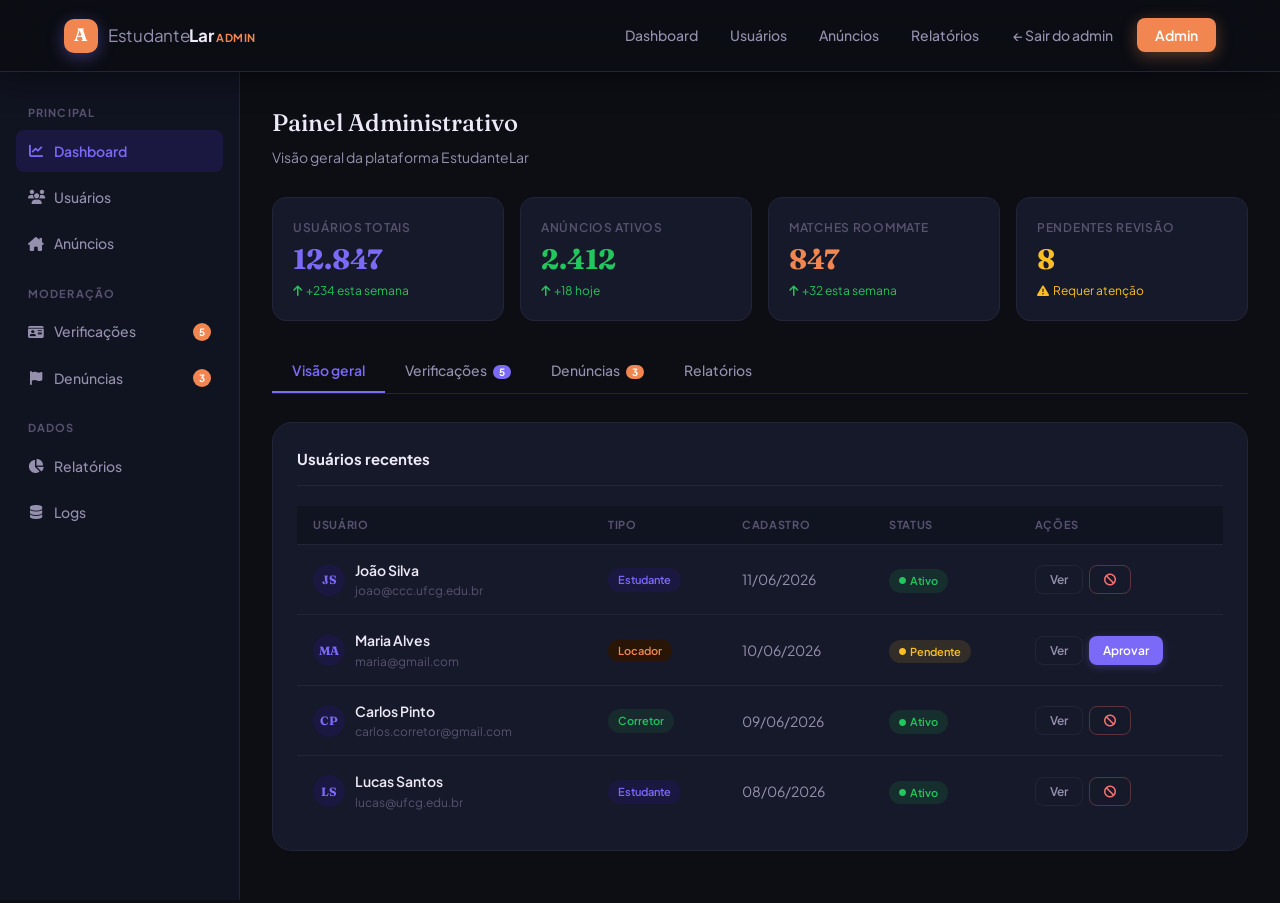
<file: admin.html>
<!DOCTYPE html>
<html lang="pt-BR">
<head>
  <meta charset="UTF-8">
  <meta name="viewport" content="width=device-width, initial-scale=1.0">
  <title>Painel Admin — EstudanteLar</title>
  <link rel="preconnect" href="https://fonts.googleapis.com">
  <link rel="preconnect" href="https://fonts.gstatic.com" crossorigin>
  <link href="https://fonts.googleapis.com/css2?family=Fraunces:ital,opsz,wght@0,9..144,300;0,9..144,500;0,9..144,700;1,9..144,400&family=Plus+Jakarta+Sans:wght@300;400;500;600;700&display=swap" rel="stylesheet">
  <link rel="stylesheet" href="https://cdnjs.cloudflare.com/ajax/libs/font-awesome/6.5.0/css/all.min.css">
  <link rel="stylesheet" href="style.css">
  <link rel="stylesheet" href="pages.css">
</head>
<body>

<nav class="navbar scrolled">
  <div class="nav-container">
    <a href="index.html" class="nav-logo">
      <div class="logo-mark" style="background:var(--accent)">A</div>
      <span class="logo-text">Estudante<strong>Lar</strong> <span style="font-size:11px;color:var(--accent);font-weight:700;letter-spacing:.05em;text-transform:uppercase">Admin</span></span>
    </a>
    <div class="nav-links" id="navLinks">
      <a href="#" class="nav-link">Dashboard</a>
      <a href="#" class="nav-link">Usuários</a>
      <a href="#" class="nav-link">Anúncios</a>
      <a href="#" class="nav-link">Relatórios</a>
      <div class="nav-actions">
        <a href="index.html" class="btn-ghost">← Sair do admin</a>
        <button class="btn-primary-sm" style="background:var(--accent);box-shadow:0 4px 16px rgba(242,134,80,.35)">Admin</button>
      </div>
    </div>
    <button class="sidebar-mobile-btn" id="sidebarToggle" aria-label="Menu admin">
      <i class="fa-solid fa-bars-staggered"></i>
    </button>
    <button class="nav-mobile-toggle" id="mobileToggle" aria-label="Abrir menu">
      <span></span><span></span><span></span>
    </button>
  </div>
</nav>

<div class="page-wrap">
  <div class="dash-layout">

    <!-- Sidebar Admin -->
    <aside class="dash-sidebar">
      <span class="dash-sidebar-title">Principal</span>
      <a href="#" class="sidebar-link active"><i class="fa-solid fa-chart-line"></i> Dashboard</a>
      <a href="#" class="sidebar-link"><i class="fa-solid fa-users"></i> Usuários</a>
      <a href="#" class="sidebar-link"><i class="fa-solid fa-house-chimney"></i> Anúncios</a>
      <span class="dash-sidebar-title">Moderação</span>
      <a href="#" class="sidebar-link" onclick="showAdminTab('verificacoes',this)"><i class="fa-solid fa-id-card"></i> Verificações <span class="badge">5</span></a>
      <a href="#" class="sidebar-link" onclick="showAdminTab('denuncias',this)"><i class="fa-solid fa-flag"></i> Denúncias <span class="badge" style="background:var(--accent)">3</span></a>
      <span class="dash-sidebar-title">Dados</span>
      <a href="#" class="sidebar-link" onclick="showAdminTab('relatorios',this)"><i class="fa-solid fa-chart-pie"></i> Relatórios</a>
      <a href="#" class="sidebar-link"><i class="fa-solid fa-database"></i> Logs</a>
    </aside>

    <main class="dash-main">

      <div style="margin-bottom:28px">
        <h2 style="font-family:var(--font-display);font-size:24px;font-weight:500;color:var(--text-1)">Painel Administrativo</h2>
        <p style="font-size:14px;color:var(--text-2);margin-top:4px">Visão geral da plataforma EstudanteLar</p>
      </div>

      <!-- Stats -->
      <div class="stats-strip">
        <div class="stat-card">
          <span class="stat-card-label">Usuários totais</span>
          <span class="stat-card-val clr-primary">12.847</span>
          <span class="stat-card-change"><i class="fa-solid fa-arrow-up"></i> +234 esta semana</span>
        </div>
        <div class="stat-card">
          <span class="stat-card-label">Anúncios ativos</span>
          <span class="stat-card-val clr-green">2.412</span>
          <span class="stat-card-change"><i class="fa-solid fa-arrow-up"></i> +18 hoje</span>
        </div>
        <div class="stat-card">
          <span class="stat-card-label">Matches roommate</span>
          <span class="stat-card-val clr-accent">847</span>
          <span class="stat-card-change"><i class="fa-solid fa-arrow-up"></i> +32 esta semana</span>
        </div>
        <div class="stat-card">
          <span class="stat-card-label">Pendentes revisão</span>
          <span class="stat-card-val" style="color:#fbbf24">8</span>
          <span class="stat-card-change" style="color:#fbbf24"><i class="fa-solid fa-triangle-exclamation"></i> Requer atenção</span>
        </div>
      </div>

      <!-- Tabs -->
      <div class="tabs">
        <button class="tab-btn active" onclick="showAdminTab('visao-geral',this)">Visão geral</button>
        <button class="tab-btn" onclick="showAdminTab('verificacoes',this)">Verificações <span style="background:var(--primary);color:var(--white);font-size:10px;padding:1px 6px;border-radius:var(--r-full);margin-left:4px;font-weight:700">5</span></button>
        <button class="tab-btn" onclick="showAdminTab('denuncias',this)">Denúncias <span style="background:var(--accent);color:var(--white);font-size:10px;padding:1px 6px;border-radius:var(--r-full);margin-left:4px;font-weight:700">3</span></button>
        <button class="tab-btn" onclick="showAdminTab('relatorios',this)">Relatórios</button>
      </div>

      <!-- Visão geral -->
      <div id="atab-visao-geral">
        <div class="card-section">
          <div class="card-section-title">Usuários recentes</div>
          <div style="overflow-x:auto">
            <table class="admin-table">
              <thead>
                <tr>
                  <th>Usuário</th>
                  <th>Tipo</th>
                  <th>Cadastro</th>
                  <th>Status</th>
                  <th>Ações</th>
                </tr>
              </thead>
              <tbody>
                <tr>
                  <td>
                    <div class="table-user">
                      <div class="table-avatar">JS</div>
                      <div><div class="table-name">João Silva</div><div class="table-email">joao@ccc.ufcg.edu.br</div></div>
                    </div>
                  </td>
                  <td><span class="chip" style="background:var(--primary-tint);color:var(--primary)">Estudante</span></td>
                  <td>11/06/2026</td>
                  <td><span class="chip chip-approved"><i class="fa-solid fa-circle" style="font-size:7px"></i> Ativo</span></td>
                  <td><div style="display:flex;gap:6px"><button class="btn-sm btn-outline">Ver</button><button class="btn-sm btn-danger"><i class="fa-solid fa-ban"></i></button></div></td>
                </tr>
                <tr>
                  <td>
                    <div class="table-user">
                      <div class="table-avatar">MA</div>
                      <div><div class="table-name">Maria Alves</div><div class="table-email">maria@gmail.com</div></div>
                    </div>
                  </td>
                  <td><span class="chip" style="background:var(--accent-tint);color:var(--accent)">Locador</span></td>
                  <td>10/06/2026</td>
                  <td><span class="chip chip-pending"><i class="fa-solid fa-circle" style="font-size:7px"></i> Pendente</span></td>
                  <td><div style="display:flex;gap:6px"><button class="btn-sm btn-outline">Ver</button><button class="btn-sm btn-primary" onclick="approveUser(this)">Aprovar</button></div></td>
                </tr>
                <tr>
                  <td>
                    <div class="table-user">
                      <div class="table-avatar">CP</div>
                      <div><div class="table-name">Carlos Pinto</div><div class="table-email">carlos.corretor@gmail.com</div></div>
                    </div>
                  </td>
                  <td><span class="chip" style="background:rgba(34,197,94,.1);color:#22c55e">Corretor</span></td>
                  <td>09/06/2026</td>
                  <td><span class="chip chip-approved"><i class="fa-solid fa-circle" style="font-size:7px"></i> Ativo</span></td>
                  <td><div style="display:flex;gap:6px"><button class="btn-sm btn-outline">Ver</button><button class="btn-sm btn-danger"><i class="fa-solid fa-ban"></i></button></div></td>
                </tr>
                <tr>
                  <td>
                    <div class="table-user">
                      <div class="table-avatar">LS</div>
                      <div><div class="table-name">Lucas Santos</div><div class="table-email">lucas@ufcg.edu.br</div></div>
                    </div>
                  </td>
                  <td><span class="chip" style="background:var(--primary-tint);color:var(--primary)">Estudante</span></td>
                  <td>08/06/2026</td>
                  <td><span class="chip chip-approved"><i class="fa-solid fa-circle" style="font-size:7px"></i> Ativo</span></td>
                  <td><div style="display:flex;gap:6px"><button class="btn-sm btn-outline">Ver</button><button class="btn-sm btn-danger"><i class="fa-solid fa-ban"></i></button></div></td>
                </tr>
              </tbody>
            </table>
          </div>
        </div>
      </div>

      <!-- Verificações -->
      <div id="atab-verificacoes" style="display:none">
        <div style="display:flex;flex-direction:column;gap:12px">

          <div class="card-section" style="margin-bottom:0">
            <div style="display:flex;align-items:center;gap:14px;flex-wrap:wrap">
              <div class="table-avatar" style="width:48px;height:48px;font-size:16px">MA</div>
              <div style="flex:1">
                <div style="display:flex;align-items:center;gap:8px;flex-wrap:wrap">
                  <span style="font-weight:700;font-size:15px;color:var(--text-1)">Maria Alves</span>
                  <span class="chip chip-pending">Pendente</span>
                  <span class="chip" style="background:var(--accent-tint);color:var(--accent)">Locador</span>
                </div>
                <div style="font-size:13px;color:var(--text-3);margin-top:2px">Solicitação enviada em 10/06/2026</div>
                <div style="font-size:13px;color:var(--text-2);margin-top:6px">Documento enviado: <strong style="color:var(--text-1)">RG — 1234567-PB</strong></div>
              </div>
              <div style="display:flex;gap:8px;flex-shrink:0">
                <button class="btn-sm btn-danger" onclick="rejectVerif(this)"><i class="fa-solid fa-xmark" style="margin-right:4px"></i>Reprovar</button>
                <button class="btn-sm btn-primary" onclick="approveVerif(this)"><i class="fa-solid fa-check" style="margin-right:4px"></i>Aprovar</button>
              </div>
            </div>
          </div>

          <div class="card-section" style="margin-bottom:0">
            <div style="display:flex;align-items:center;gap:14px;flex-wrap:wrap">
              <div class="table-avatar" style="width:48px;height:48px;font-size:16px">CP</div>
              <div style="flex:1">
                <div style="display:flex;align-items:center;gap:8px;flex-wrap:wrap">
                  <span style="font-weight:700;font-size:15px;color:var(--text-1)">Carlos Pinto</span>
                  <span class="chip chip-pending">Pendente</span>
                  <span class="chip" style="background:rgba(34,197,94,.1);color:#22c55e">Corretor</span>
                </div>
                <div style="font-size:13px;color:var(--text-3);margin-top:2px">Solicitação enviada em 09/06/2026</div>
                <div style="font-size:13px;color:var(--text-2);margin-top:6px">CRECI: <strong style="color:var(--text-1)">CRECI-PB 00482-F</strong></div>
              </div>
              <div style="display:flex;gap:8px;flex-shrink:0">
                <button class="btn-sm btn-danger" onclick="rejectVerif(this)"><i class="fa-solid fa-xmark" style="margin-right:4px"></i>Reprovar</button>
                <button class="btn-sm btn-primary" onclick="approveVerif(this)"><i class="fa-solid fa-check" style="margin-right:4px"></i>Aprovar</button>
              </div>
            </div>
          </div>

        </div>
      </div>

      <!-- Denúncias -->
      <div id="atab-denuncias" style="display:none">
        <div style="display:flex;flex-direction:column;gap:12px">

          <div class="card-section" style="margin-bottom:0;border-left:3px solid #f87171">
            <div style="display:flex;align-items:flex-start;gap:14px">
              <div style="width:40px;height:40px;border-radius:var(--r-sm);background:rgba(248,113,113,.1);color:#f87171;display:grid;place-items:center;font-size:18px;flex-shrink:0"><i class="fa-solid fa-flag"></i></div>
              <div style="flex:1">
                <div style="display:flex;align-items:center;gap:8px;flex-wrap:wrap;margin-bottom:6px">
                  <span style="font-weight:700;color:var(--text-1)">Anúncio suspeito — Studio falso</span>
                  <span class="chip chip-pending">Novo</span>
                </div>
                <div style="font-size:13px;color:var(--text-2);line-height:1.5">Denunciado por <strong>Lucas Santos</strong>: "As fotos do anúncio são de outro imóvel. O proprietário pediu depósito antes da visita."</div>
                <div style="font-size:12px;color:var(--text-3);margin-top:6px">Anúncio: Studio Universitário · Proprietário: Fulano · Reportado: 10/06/2026</div>
              </div>
            </div>
            <div style="display:flex;gap:8px;margin-top:14px;justify-content:flex-end">
              <button class="btn-sm btn-outline" onclick="dismissReport(this)">Ignorar</button>
              <button class="btn-sm btn-outline" style="color:#fbbf24;border-color:rgba(251,191,36,.3)">Ver anúncio</button>
              <button class="btn-sm btn-danger" onclick="removeContent(this)"><i class="fa-solid fa-trash" style="margin-right:4px"></i>Remover anúncio</button>
            </div>
          </div>

          <div class="card-section" style="margin-bottom:0;border-left:3px solid #fbbf24">
            <div style="display:flex;align-items:flex-start;gap:14px">
              <div style="width:40px;height:40px;border-radius:var(--r-sm);background:rgba(251,191,36,.1);color:#fbbf24;display:grid;place-items:center;font-size:18px;flex-shrink:0"><i class="fa-solid fa-user-slash"></i></div>
              <div style="flex:1">
                <div style="display:flex;align-items:center;gap:8px;flex-wrap:wrap;margin-bottom:6px">
                  <span style="font-weight:700;color:var(--text-1)">Usuário com comportamento inadequado</span>
                  <span class="chip chip-pending">Novo</span>
                </div>
                <div style="font-size:13px;color:var(--text-2);line-height:1.5">Denunciado por <strong>Maria Alves</strong>: "Recebi mensagens inapropriadas deste usuário após recusar o match."</div>
                <div style="font-size:12px;color:var(--text-3);margin-top:6px">Usuário denunciado: Rafael F. · Reportado: 08/06/2026</div>
              </div>
            </div>
            <div style="display:flex;gap:8px;margin-top:14px;justify-content:flex-end">
              <button class="btn-sm btn-outline" onclick="dismissReport(this)">Ignorar</button>
              <button class="btn-sm btn-outline">Ver perfil</button>
              <button class="btn-sm btn-danger" onclick="banUser(this)"><i class="fa-solid fa-ban" style="margin-right:4px"></i>Banir usuário</button>
            </div>
          </div>

        </div>
      </div>

      <!-- Relatórios -->
      <div id="atab-relatorios" style="display:none">
        <div style="display:grid;grid-template-columns:1fr 1fr;gap:16px">

          <div class="card-section" style="margin-bottom:0">
            <div class="card-section-title">Cadastros por tipo (Jun/2026)</div>
            <div style="display:flex;flex-direction:column;gap:10px;margin-top:4px">
              <div style="display:flex;align-items:center;gap:10px">
                <span style="width:100px;font-size:13px;color:var(--text-2)">Estudantes</span>
                <div style="flex:1;height:10px;background:var(--bg-2);border-radius:5px;overflow:hidden">
                  <div style="width:65%;height:100%;background:var(--primary);border-radius:5px"></div>
                </div>
                <span style="font-size:13px;font-weight:600;color:var(--text-1);width:30px;text-align:right">832</span>
              </div>
              <div style="display:flex;align-items:center;gap:10px">
                <span style="width:100px;font-size:13px;color:var(--text-2)">Locadores</span>
                <div style="flex:1;height:10px;background:var(--bg-2);border-radius:5px;overflow:hidden">
                  <div style="width:25%;height:100%;background:var(--accent);border-radius:5px"></div>
                </div>
                <span style="font-size:13px;font-weight:600;color:var(--text-1);width:30px;text-align:right">124</span>
              </div>
              <div style="display:flex;align-items:center;gap:10px">
                <span style="width:100px;font-size:13px;color:var(--text-2)">Corretores</span>
                <div style="flex:1;height:10px;background:var(--bg-2);border-radius:5px;overflow:hidden">
                  <div style="width:8%;height:100%;background:#22c55e;border-radius:5px"></div>
                </div>
                <span style="font-size:13px;font-weight:600;color:var(--text-1);width:30px;text-align:right">38</span>
              </div>
              <div style="display:flex;align-items:center;gap:10px">
                <span style="width:100px;font-size:13px;color:var(--text-2)">Imobiliárias</span>
                <div style="flex:1;height:10px;background:var(--bg-2);border-radius:5px;overflow:hidden">
                  <div style="width:4%;height:100%;background:#60a5fa;border-radius:5px"></div>
                </div>
                <span style="font-size:13px;font-weight:600;color:var(--text-1);width:30px;text-align:right">12</span>
              </div>
            </div>
          </div>

          <div class="card-section" style="margin-bottom:0">
            <div class="card-section-title">Métricas do mês</div>
            <div style="display:grid;grid-template-columns:1fr 1fr;gap:14px">
              <div style="padding:14px;background:var(--bg-2);border-radius:var(--r-sm);text-align:center">
                <div style="font-family:var(--font-display);font-size:22px;font-weight:700;color:var(--primary)">94%</div>
                <div style="font-size:11px;color:var(--text-3);margin-top:2px">Uptime plataforma</div>
              </div>
              <div style="padding:14px;background:var(--bg-2);border-radius:var(--r-sm);text-align:center">
                <div style="font-family:var(--font-display);font-size:22px;font-weight:700;color:#22c55e">4.8★</div>
                <div style="font-size:11px;color:var(--text-3);margin-top:2px">Nota média geral</div>
              </div>
              <div style="padding:14px;background:var(--bg-2);border-radius:var(--r-sm);text-align:center">
                <div style="font-family:var(--font-display);font-size:22px;font-weight:700;color:var(--accent)">2.8s</div>
                <div style="font-size:11px;color:var(--text-3);margin-top:2px">Tempo médio resp.</div>
              </div>
              <div style="padding:14px;background:var(--bg-2);border-radius:var(--r-sm);text-align:center">
                <div style="font-family:var(--font-display);font-size:22px;font-weight:700;color:var(--primary)">78%</div>
                <div style="font-size:11px;color:var(--text-3);margin-top:2px">Conversão busca</div>
              </div>
            </div>
          </div>

        </div>
      </div>

    </main>
  </div>
</div>

<script>
function showAdminTab(tab, btn) {
  if (btn) {
    document.querySelectorAll('.tab-btn').forEach(b => b.classList.remove('active'));
    btn.classList.add('active');
  }
  ['atab-visao-geral','atab-verificacoes','atab-denuncias','atab-relatorios'].forEach(id => {
    document.getElementById(id).style.display = 'none';
  });
  document.getElementById('atab-' + tab).style.display = 'block';
}
function approveUser(btn) {
  const row = btn.closest('tr');
  row.querySelector('.chip:last-of-type').className = 'chip chip-approved';
  row.querySelector('.chip:last-of-type').innerHTML = '<i class="fa-solid fa-circle" style="font-size:7px"></i> Ativo';
  btn.closest('td').innerHTML = '<button class="btn-sm btn-outline">Ver</button>';
}
function approveVerif(btn) {
  const card = btn.closest('.card-section');
  const chip = card.querySelector('.chip.chip-pending');
  chip.className = 'chip chip-approved';
  chip.textContent = '✓ Aprovado';
  btn.closest('div').innerHTML = '<span style="color:#22c55e;font-weight:600;font-size:13px"><i class="fa-solid fa-check"></i> Verificação aprovada</span>';
}
function rejectVerif(btn) {
  const card = btn.closest('.card-section');
  card.style.opacity = '0';
  card.style.transition = 'opacity .3s';
  setTimeout(() => card.remove(), 300);
}
function dismissReport(btn) {
  const card = btn.closest('.card-section');
  card.style.opacity = '0';
  card.style.transition = 'opacity .3s';
  setTimeout(() => card.remove(), 300);
}
function removeContent(btn) {
  btn.textContent = '✓ Removido';
  btn.disabled = true;
  btn.style.background = 'rgba(248,113,113,.1)';
}
function banUser(btn) {
  btn.innerHTML = '✓ Banido';
  btn.disabled = true;
}
</script>
<div class="sidebar-overlay" id="sidebarOverlay"></div>
<script src="pages-init.js"></script>
</body>
</html>
</file>
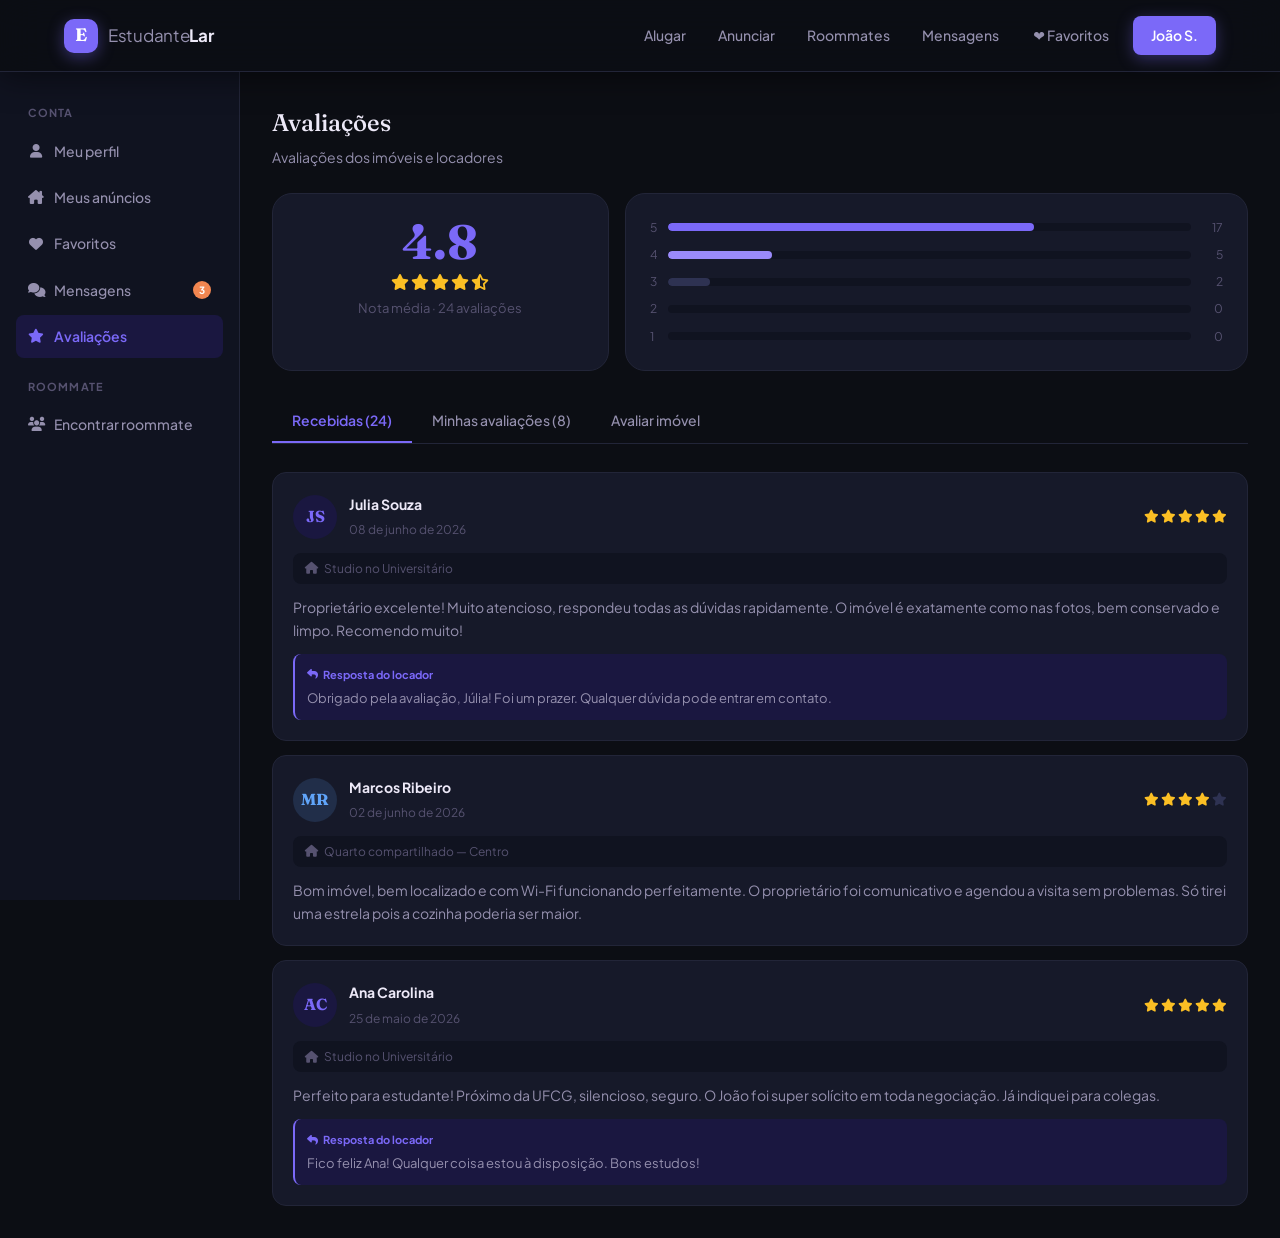
<file: avaliacoes.html>
<!DOCTYPE html>
<html lang="pt-BR">
<head>
  <meta charset="UTF-8">
  <meta name="viewport" content="width=device-width, initial-scale=1.0">
  <title>Avaliações — EstudanteLar</title>
  <link rel="preconnect" href="https://fonts.googleapis.com">
  <link rel="preconnect" href="https://fonts.gstatic.com" crossorigin>
  <link href="https://fonts.googleapis.com/css2?family=Fraunces:ital,opsz,wght@0,9..144,300;0,9..144,500;0,9..144,700;1,9..144,400&family=Plus+Jakarta+Sans:wght@300;400;500;600;700&display=swap" rel="stylesheet">
  <link rel="stylesheet" href="https://cdnjs.cloudflare.com/ajax/libs/font-awesome/6.5.0/css/all.min.css">
  <link rel="stylesheet" href="style.css">
  <link rel="stylesheet" href="pages.css">
</head>
<body>

<nav class="navbar scrolled">
  <div class="nav-container">
    <a href="index.html" class="nav-logo">
      <div class="logo-mark">E</div>
      <span class="logo-text">Estudante<strong>Lar</strong></span>
    </a>
    <div class="nav-links" id="navLinks">
      <a href="index.html" class="nav-link">Alugar</a>
      <a href="criar-anuncio.html" class="nav-link">Anunciar</a>
      <a href="roommates.html" class="nav-link">Roommates</a>
      <a href="mensagens.html" class="nav-link">Mensagens</a>
      <div class="nav-actions">
        <a href="favoritos.html" class="btn-ghost">❤ Favoritos</a>
        <a href="perfil.html" class="btn-primary-sm">João S.</a>
      </div>
    </div>
    <button class="sidebar-mobile-btn" id="sidebarToggle" aria-label="Menu da conta">
      <i class="fa-solid fa-user"></i>
    </button>
    <button class="nav-mobile-toggle" id="mobileToggle" aria-label="Abrir menu">
      <span></span><span></span><span></span>
    </button>
  </div>
</nav>

<div class="page-wrap">
  <div class="dash-layout">

    <aside class="dash-sidebar">
      <span class="dash-sidebar-title">Conta</span>
      <a href="perfil.html" class="sidebar-link"><i class="fa-solid fa-user"></i> Meu perfil</a>
      <a href="meus-anuncios.html" class="sidebar-link"><i class="fa-solid fa-house-chimney"></i> Meus anúncios</a>
      <a href="favoritos.html" class="sidebar-link"><i class="fa-solid fa-heart"></i> Favoritos</a>
      <a href="mensagens.html" class="sidebar-link"><i class="fa-solid fa-comments"></i> Mensagens <span class="badge">3</span></a>
      <a href="avaliacoes.html" class="sidebar-link active"><i class="fa-solid fa-star"></i> Avaliações</a>
      <span class="dash-sidebar-title">Roommate</span>
      <a href="roommates.html" class="sidebar-link"><i class="fa-solid fa-users"></i> Encontrar roommate</a>
    </aside>

    <main class="dash-main">

      <div style="display:flex;align-items:center;justify-content:space-between;margin-bottom:24px;flex-wrap:wrap;gap:12px">
        <div>
          <h2 style="font-family:var(--font-display);font-size:24px;font-weight:500;color:var(--text-1)">Avaliações</h2>
          <p style="font-size:14px;color:var(--text-2);margin-top:4px">Avaliações dos imóveis e locadores</p>
        </div>
      </div>

      <!-- Resumo -->
      <div style="display:flex;gap:16px;margin-bottom:28px;flex-wrap:wrap">
        <div class="card-section" style="flex:1;min-width:200px;margin-bottom:0">
          <div style="text-align:center">
            <div style="font-family:var(--font-display);font-size:48px;font-weight:700;color:var(--primary);line-height:1">4.8</div>
            <div class="stars" style="justify-content:center;font-size:16px;margin:8px 0">
              <i class="fa-solid fa-star"></i><i class="fa-solid fa-star"></i><i class="fa-solid fa-star"></i><i class="fa-solid fa-star"></i><i class="fa-solid fa-star-half-stroke"></i>
            </div>
            <div style="font-size:13px;color:var(--text-3)">Nota média · 24 avaliações</div>
          </div>
        </div>
        <div class="card-section" style="flex:2;min-width:280px;margin-bottom:0">
          <div style="display:flex;flex-direction:column;gap:8px">
            <div style="display:flex;align-items:center;gap:8px">
              <span style="font-size:12px;color:var(--text-3);width:10px">5</span>
              <div style="flex:1;height:8px;background:var(--bg-2);border-radius:4px;overflow:hidden">
                <div style="width:70%;height:100%;background:var(--primary);border-radius:4px"></div>
              </div>
              <span style="font-size:12px;color:var(--text-3);width:24px;text-align:right">17</span>
            </div>
            <div style="display:flex;align-items:center;gap:8px">
              <span style="font-size:12px;color:var(--text-3);width:10px">4</span>
              <div style="flex:1;height:8px;background:var(--bg-2);border-radius:4px;overflow:hidden">
                <div style="width:20%;height:100%;background:var(--primary-h);border-radius:4px"></div>
              </div>
              <span style="font-size:12px;color:var(--text-3);width:24px;text-align:right">5</span>
            </div>
            <div style="display:flex;align-items:center;gap:8px">
              <span style="font-size:12px;color:var(--text-3);width:10px">3</span>
              <div style="flex:1;height:8px;background:var(--bg-2);border-radius:4px;overflow:hidden">
                <div style="width:8%;height:100%;background:var(--border-h);border-radius:4px"></div>
              </div>
              <span style="font-size:12px;color:var(--text-3);width:24px;text-align:right">2</span>
            </div>
            <div style="display:flex;align-items:center;gap:8px">
              <span style="font-size:12px;color:var(--text-3);width:10px">2</span>
              <div style="flex:1;height:8px;background:var(--bg-2);border-radius:4px;overflow:hidden">
                <div style="width:0%;height:100%;background:var(--border-h);border-radius:4px"></div>
              </div>
              <span style="font-size:12px;color:var(--text-3);width:24px;text-align:right">0</span>
            </div>
            <div style="display:flex;align-items:center;gap:8px">
              <span style="font-size:12px;color:var(--text-3);width:10px">1</span>
              <div style="flex:1;height:8px;background:var(--bg-2);border-radius:4px;overflow:hidden">
                <div style="width:0%;height:100%;background:var(--border-h);border-radius:4px"></div>
              </div>
              <span style="font-size:12px;color:var(--text-3);width:24px;text-align:right">0</span>
            </div>
          </div>
        </div>
      </div>

      <div class="tabs">
        <button class="tab-btn active" onclick="showTab('recebidas',this)">Recebidas (24)</button>
        <button class="tab-btn" onclick="showTab('feitas',this)">Minhas avaliações (8)</button>
        <button class="tab-btn" onclick="showTab('avaliar',this)">Avaliar imóvel</button>
      </div>

      <!-- Tab: Recebidas -->
      <div id="tab-recebidas" style="display:flex;flex-direction:column;gap:14px">

        <div class="review-card">
          <div class="review-header">
            <div class="review-avatar">JS</div>
            <div class="review-author-info">
              <h4>Julia Souza</h4>
              <span>08 de junho de 2026</span>
            </div>
            <div class="stars" style="margin-left:auto">
              <i class="fa-solid fa-star"></i><i class="fa-solid fa-star"></i><i class="fa-solid fa-star"></i><i class="fa-solid fa-star"></i><i class="fa-solid fa-star"></i>
            </div>
          </div>
          <span class="review-property"><i class="fa-solid fa-house"></i> Studio no Universitário</span>
          <p class="review-text">Proprietário excelente! Muito atencioso, respondeu todas as dúvidas rapidamente. O imóvel é exatamente como nas fotos, bem conservado e limpo. Recomendo muito!</p>
          <div class="review-reply">
            <div class="review-reply-label"><i class="fa-solid fa-reply"></i> Resposta do locador</div>
            <p>Obrigado pela avaliação, Júlia! Foi um prazer. Qualquer dúvida pode entrar em contato.</p>
          </div>
        </div>

        <div class="review-card">
          <div class="review-header">
            <div class="review-avatar" style="background:rgba(96,165,250,.15);color:#60a5fa">MR</div>
            <div class="review-author-info">
              <h4>Marcos Ribeiro</h4>
              <span>02 de junho de 2026</span>
            </div>
            <div class="stars" style="margin-left:auto">
              <i class="fa-solid fa-star"></i><i class="fa-solid fa-star"></i><i class="fa-solid fa-star"></i><i class="fa-solid fa-star"></i><i class="fa-solid fa-star star-empty"></i>
            </div>
          </div>
          <span class="review-property"><i class="fa-solid fa-house"></i> Quarto compartilhado — Centro</span>
          <p class="review-text">Bom imóvel, bem localizado e com Wi-Fi funcionando perfeitamente. O proprietário foi comunicativo e agendou a visita sem problemas. Só tirei uma estrela pois a cozinha poderia ser maior.</p>
        </div>

        <div class="review-card">
          <div class="review-header">
            <div class="review-avatar">AC</div>
            <div class="review-author-info">
              <h4>Ana Carolina</h4>
              <span>25 de maio de 2026</span>
            </div>
            <div class="stars" style="margin-left:auto">
              <i class="fa-solid fa-star"></i><i class="fa-solid fa-star"></i><i class="fa-solid fa-star"></i><i class="fa-solid fa-star"></i><i class="fa-solid fa-star"></i>
            </div>
          </div>
          <span class="review-property"><i class="fa-solid fa-house"></i> Studio no Universitário</span>
          <p class="review-text">Perfeito para estudante! Próximo da UFCG, silencioso, seguro. O João foi super solícito em toda negociação. Já indiquei para colegas.</p>
          <div class="review-reply">
            <div class="review-reply-label"><i class="fa-solid fa-reply"></i> Resposta do locador</div>
            <p>Fico feliz Ana! Qualquer coisa estou à disposição. Bons estudos!</p>
          </div>
        </div>

      </div>

      <!-- Tab: Minhas avaliações -->
      <div id="tab-feitas" style="display:none;flex-direction:column;gap:14px">
        <div class="review-card">
          <div class="review-header">
            <div class="review-avatar">JS</div>
            <div class="review-author-info">
              <h4>Você avaliou</h4>
              <span>01 de junho de 2026</span>
            </div>
            <div class="stars" style="margin-left:auto">
              <i class="fa-solid fa-star"></i><i class="fa-solid fa-star"></i><i class="fa-solid fa-star"></i><i class="fa-solid fa-star"></i><i class="fa-solid fa-star"></i>
            </div>
          </div>
          <span class="review-property"><i class="fa-solid fa-house"></i> Kitnet no Bairro Universitário — Sônia Melo</span>
          <p class="review-text">Ótima experiência! Dona Sônia foi muito prestativa e o imóvel estava impecável. Recomendo para qualquer estudante da UFCG.</p>
        </div>
      </div>

      <!-- Tab: Avaliar -->
      <div id="tab-avaliar" style="display:none">
        <div class="card-section" style="max-width:560px">
          <div class="card-section-title">Avaliar um imóvel</div>
          <div style="display:flex;flex-direction:column;gap:18px">
            <div class="form-group">
              <label class="form-label">Imóvel que você alugou</label>
              <select class="form-select">
                <option>Selecione um imóvel...</option>
                <option>Kitnet — Rua Manoel Rodrigues, 45</option>
                <option>Studio — Av. Aprígio Veloso, 880</option>
              </select>
            </div>
            <div class="form-group">
              <label class="form-label">Sua nota</label>
              <div id="starRating" style="display:flex;gap:6px;font-size:28px;cursor:pointer">
                <i class="fa-regular fa-star" style="color:#fbbf24;transition:transform .2s" onmouseover="hoverStar(1)" onmouseout="resetStars()" onclick="setStar(1)"></i>
                <i class="fa-regular fa-star" style="color:#fbbf24;transition:transform .2s" onmouseover="hoverStar(2)" onmouseout="resetStars()" onclick="setStar(2)"></i>
                <i class="fa-regular fa-star" style="color:#fbbf24;transition:transform .2s" onmouseover="hoverStar(3)" onmouseout="resetStars()" onclick="setStar(3)"></i>
                <i class="fa-regular fa-star" style="color:#fbbf24;transition:transform .2s" onmouseover="hoverStar(4)" onmouseout="resetStars()" onclick="setStar(4)"></i>
                <i class="fa-regular fa-star" style="color:#fbbf24;transition:transform .2s" onmouseover="hoverStar(5)" onmouseout="resetStars()" onclick="setStar(5)"></i>
              </div>
            </div>
            <div class="form-group">
              <label class="form-label">Sua avaliação</label>
              <textarea class="form-textarea" placeholder="Conte sua experiência com o imóvel e o proprietário..." style="min-height:110px"></textarea>
            </div>
            <button class="btn-full">Publicar avaliação</button>
          </div>
        </div>
      </div>

    </main>
  </div>
</div>

<script>
let selectedStar = 0;
function hoverStar(n) {
  const stars = document.querySelectorAll('#starRating i');
  stars.forEach((s, i) => {
    s.className = i < n ? 'fa-solid fa-star' : 'fa-regular fa-star';
    s.style.transform = i < n ? 'scale(1.2)' : 'scale(1)';
  });
}
function resetStars() {
  const stars = document.querySelectorAll('#starRating i');
  stars.forEach((s, i) => {
    s.className = i < selectedStar ? 'fa-solid fa-star' : 'fa-regular fa-star';
    s.style.transform = 'scale(1)';
  });
}
function setStar(n) { selectedStar = n; resetStars(); }
function showTab(tab, btn) {
  document.querySelectorAll('.tab-btn').forEach(b => b.classList.remove('active'));
  btn.classList.add('active');
  ['tab-recebidas','tab-feitas','tab-avaliar'].forEach(id => {
    const el = document.getElementById(id);
    el.style.display = 'none';
  });
  const target = document.getElementById('tab-' + tab);
  target.style.display = (tab === 'recebidas' || tab === 'feitas') ? 'flex' : 'block';
}
</script>
<div class="sidebar-overlay" id="sidebarOverlay"></div>
<script src="pages-init.js"></script>
</body>
</html>
</file>
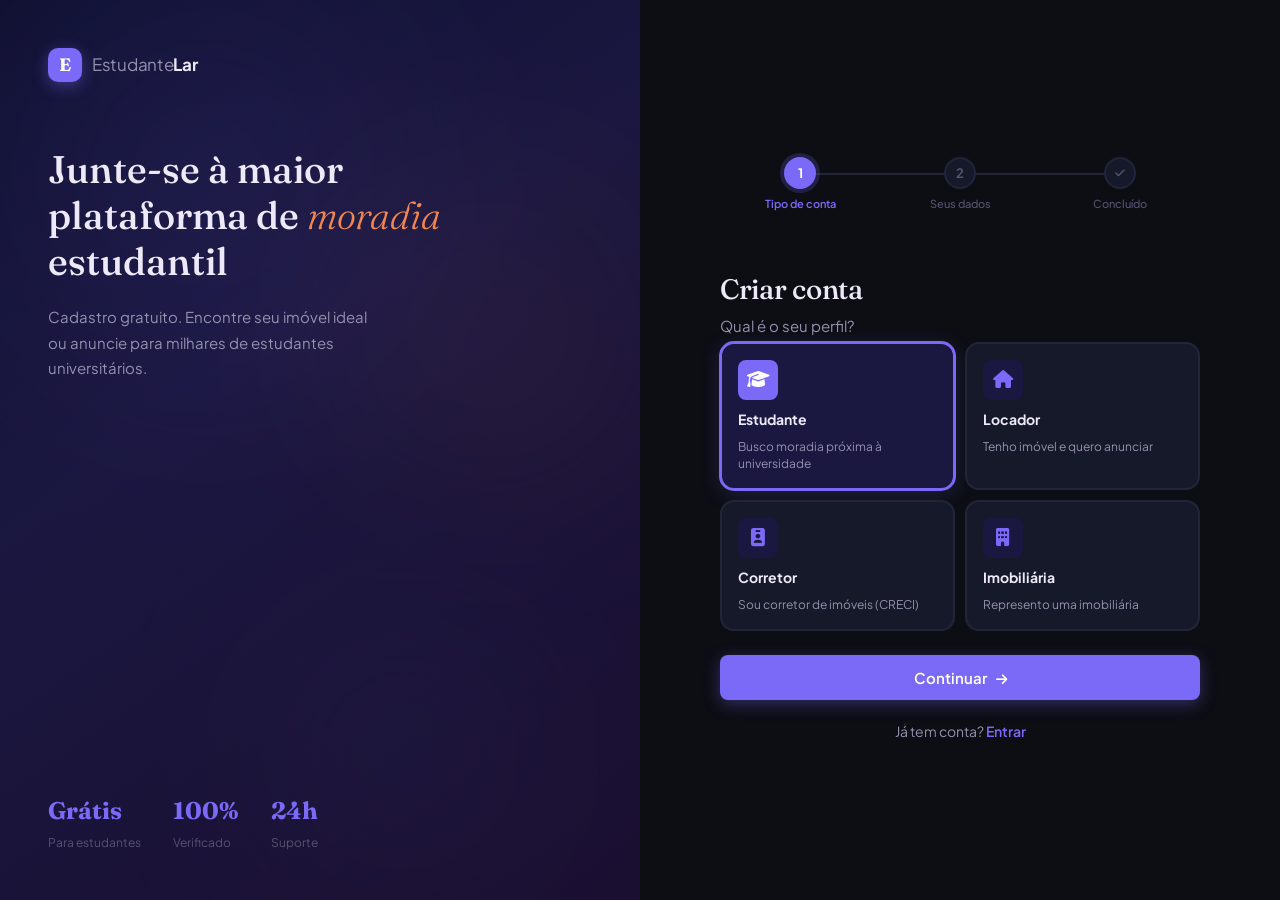
<file: cadastro.html>
<!DOCTYPE html>
<html lang="pt-BR">
<head>
  <meta charset="UTF-8">
  <meta name="viewport" content="width=device-width, initial-scale=1.0">
  <title>Criar Conta — EstudanteLar</title>
  <link rel="preconnect" href="https://fonts.googleapis.com">
  <link rel="preconnect" href="https://fonts.gstatic.com" crossorigin>
  <link href="https://fonts.googleapis.com/css2?family=Fraunces:ital,opsz,wght@0,9..144,300;0,9..144,500;0,9..144,700;1,9..144,400&family=Plus+Jakarta+Sans:wght@300;400;500;600;700&display=swap" rel="stylesheet">
  <link rel="stylesheet" href="https://cdnjs.cloudflare.com/ajax/libs/font-awesome/6.5.0/css/all.min.css">
  <link rel="stylesheet" href="style.css">
  <link rel="stylesheet" href="pages.css">
</head>
<body>
<div class="auth-screen">

  <div class="auth-visual">
    <div class="auth-visual-blobs">
      <div class="blob b1"></div>
      <div class="blob b2"></div>
      <div class="blob b3"></div>
    </div>
    <div class="auth-visual-content">
      <a href="index.html" class="auth-visual-brand">
        <div class="logo-mark">E</div>
        <span class="logo-text">Estudante<strong>Lar</strong></span>
      </a>
      <h2 class="auth-visual-tagline">
        Junte-se à maior<br>plataforma de <em>moradia</em><br>estudantil
      </h2>
      <p class="auth-visual-sub">
        Cadastro gratuito. Encontre seu imóvel ideal ou anuncie para milhares de estudantes universitários.
      </p>
    </div>
    <div class="auth-visual-stats">
      <div class="avs-item"><span class="avs-n">Grátis</span><span class="avs-l">Para estudantes</span></div>
      <div class="avs-item"><span class="avs-n">100%</span><span class="avs-l">Verificado</span></div>
      <div class="avs-item"><span class="avs-n">24h</span><span class="avs-l">Suporte</span></div>
    </div>
  </div>

  <div class="auth-panel">
    <div class="auth-form-box" style="max-width:480px">

      <!-- Progresso -->
      <div class="step-progress">
        <div class="step-item active" id="step-ind-1">
          <div class="step-dot">1</div>
          <span class="step-label">Tipo de conta</span>
        </div>
        <div class="step-item" id="step-ind-2">
          <div class="step-dot">2</div>
          <span class="step-label">Seus dados</span>
        </div>
        <div class="step-item" id="step-ind-3">
          <div class="step-dot"><i class="fa-solid fa-check" style="font-size:11px"></i></div>
          <span class="step-label">Concluído</span>
        </div>
      </div>

      <!-- Step 1 -->
      <div id="step1">
        <div>
          <h2>Criar conta</h2>
          <p class="auth-sub">Qual é o seu perfil?</p>
        </div>
        <div class="type-cards" style="margin-top:4px">
          <div class="type-card selected" onclick="selectType(this,'estudante')">
            <div class="type-card-icon"><i class="fa-solid fa-graduation-cap"></i></div>
            <strong>Estudante</strong>
            <span>Busco moradia próxima à universidade</span>
          </div>
          <div class="type-card" onclick="selectType(this,'locador')">
            <div class="type-card-icon"><i class="fa-solid fa-house"></i></div>
            <strong>Locador</strong>
            <span>Tenho imóvel e quero anunciar</span>
          </div>
          <div class="type-card" onclick="selectType(this,'corretor')">
            <div class="type-card-icon"><i class="fa-solid fa-id-badge"></i></div>
            <strong>Corretor</strong>
            <span>Sou corretor de imóveis (CRECI)</span>
          </div>
          <div class="type-card" onclick="selectType(this,'imobiliaria')">
            <div class="type-card-icon"><i class="fa-solid fa-building"></i></div>
            <strong>Imobiliária</strong>
            <span>Represento uma imobiliária</span>
          </div>
        </div>
        <button class="btn-full" style="margin-top:24px" onclick="goStep(2)">Continuar <i class="fa-solid fa-arrow-right" style="margin-left:6px;font-size:13px"></i></button>
        <p class="auth-footer" style="margin-top:20px">Já tem conta? <a href="login.html">Entrar</a></p>
      </div>

      <!-- Step 2 -->
      <div id="step2" style="display:none">
        <div>
          <h2>Seus dados</h2>
          <p class="auth-sub">Preencha as informações abaixo</p>
        </div>

        <button onclick="goStep(1)" style="display:flex;align-items:center;gap:6px;color:var(--text-2);background:none;border:none;cursor:pointer;font-size:13px;padding:0;margin-bottom:8px;font-family:var(--font-body)">
          <i class="fa-solid fa-arrow-left"></i> Voltar
        </button>

        <div style="display:flex;flex-direction:column;gap:14px">
          <div class="form-grid">
            <div class="form-group">
              <label class="form-label">Nome</label>
              <input type="text" class="form-input" placeholder="João">
            </div>
            <div class="form-group">
              <label class="form-label">Sobrenome</label>
              <input type="text" class="form-input" placeholder="Silva">
            </div>
          </div>
          <div class="form-group">
            <label class="form-label">E-mail</label>
            <div class="input-icon-wrap">
              <i class="fa-solid fa-envelope input-icon"></i>
              <input type="email" class="form-input" placeholder="seu@email.com">
            </div>
          </div>
          <div class="form-group">
            <label class="form-label">Telefone / WhatsApp</label>
            <div class="input-icon-wrap">
              <i class="fa-brands fa-whatsapp input-icon"></i>
              <input type="tel" class="form-input" placeholder="(83) 9 9999-9999">
            </div>
          </div>
          <div class="form-group" id="creci-field" style="display:none">
            <label class="form-label">CRECI</label>
            <div class="input-icon-wrap">
              <i class="fa-solid fa-id-card input-icon"></i>
              <input type="text" class="form-input" placeholder="CRECI-PB 00000-F">
            </div>
            <span class="form-hint">Número do seu registro no CRECI</span>
          </div>
          <div class="form-group">
            <label class="form-label">Senha</label>
            <div class="input-icon-wrap">
              <i class="fa-solid fa-lock input-icon"></i>
              <input type="password" id="novaSenha" class="form-input" placeholder="Mínimo 8 caracteres">
              <button type="button" class="input-eye" onclick="togglePass('novaSenha',this)"><i class="fa-solid fa-eye"></i></button>
            </div>
          </div>
          <div class="form-group">
            <label class="form-label">Confirmar senha</label>
            <div class="input-icon-wrap">
              <i class="fa-solid fa-lock input-icon"></i>
              <input type="password" id="confirmarSenha" class="form-input" placeholder="Repita a senha">
              <button type="button" class="input-eye" onclick="togglePass('confirmarSenha',this)"><i class="fa-solid fa-eye"></i></button>
            </div>
          </div>
          <label class="fp-check-item" style="padding:10px 14px">
            <input type="checkbox" required>
            <span class="check-box"></span>
            <span style="font-size:13px">Aceito os <a href="#" style="color:var(--primary)">Termos de Uso</a> e a <a href="#" style="color:var(--primary)">Política de Privacidade</a></span>
          </label>
          <button class="btn-full" onclick="goStep(3)">Criar conta</button>
        </div>
      </div>

      <!-- Step 3: sucesso -->
      <div id="step3" style="display:none;text-align:center">
        <div style="display:flex;flex-direction:column;align-items:center;gap:20px;padding:20px 0">
          <div style="width:72px;height:72px;border-radius:50%;background:rgba(34,197,94,.12);border:2px solid rgba(34,197,94,.3);display:grid;place-items:center;font-size:28px;color:#22c55e">
            <i class="fa-solid fa-check"></i>
          </div>
          <div>
            <h2>Conta criada!</h2>
            <p style="color:var(--text-2);font-size:15px;margin-top:8px;line-height:1.6">
              Enviamos um e-mail de verificação.<br>Confirme para ativar sua conta.
            </p>
          </div>
          <div class="alert alert-info" style="text-align:left">
            <i class="fa-solid fa-envelope"></i>
            <span>Verifique sua caixa de entrada e clique no link de confirmação.</span>
          </div>
          <a href="perfil.html" class="btn-full" style="text-decoration:none;display:flex;align-items:center;justify-content:center;gap:8px">
            Ir para meu perfil <i class="fa-solid fa-arrow-right" style="font-size:13px"></i>
          </a>
        </div>
      </div>

    </div>
  </div>
</div>

<script>
let selectedType = 'estudante';
function selectType(el, type) {
  document.querySelectorAll('.type-card').forEach(c => c.classList.remove('selected'));
  el.classList.add('selected');
  selectedType = type;
}
function goStep(n) {
  document.getElementById('step1').style.display = n === 1 ? 'flex' : 'none';
  if (n === 1) document.getElementById('step1').style.flexDirection = 'column';
  document.getElementById('step2').style.display = n === 2 ? 'flex' : 'none';
  if (n === 2) {
    document.getElementById('step2').style.flexDirection = 'column';
    document.getElementById('step2').style.gap = '20px';
    const creci = document.getElementById('creci-field');
    creci.style.display = (selectedType === 'corretor' || selectedType === 'imobiliaria') ? 'flex' : 'none';
  }
  document.getElementById('step3').style.display = n === 3 ? 'flex' : 'none';
  if (n === 3) document.getElementById('step3').style.flexDirection = 'column';

  ['step-ind-1','step-ind-2','step-ind-3'].forEach((id, i) => {
    const el = document.getElementById(id);
    el.classList.remove('active','done');
    if (i + 1 < n) el.classList.add('done');
    if (i + 1 === n) el.classList.add('active');
  });
}
function togglePass(id, btn) {
  const input = document.getElementById(id);
  const icon = btn.querySelector('i');
  input.type = input.type === 'password' ? 'text' : 'password';
  icon.className = input.type === 'password' ? 'fa-solid fa-eye' : 'fa-solid fa-eye-slash';
}
</script>
</body>
</html>
</file>
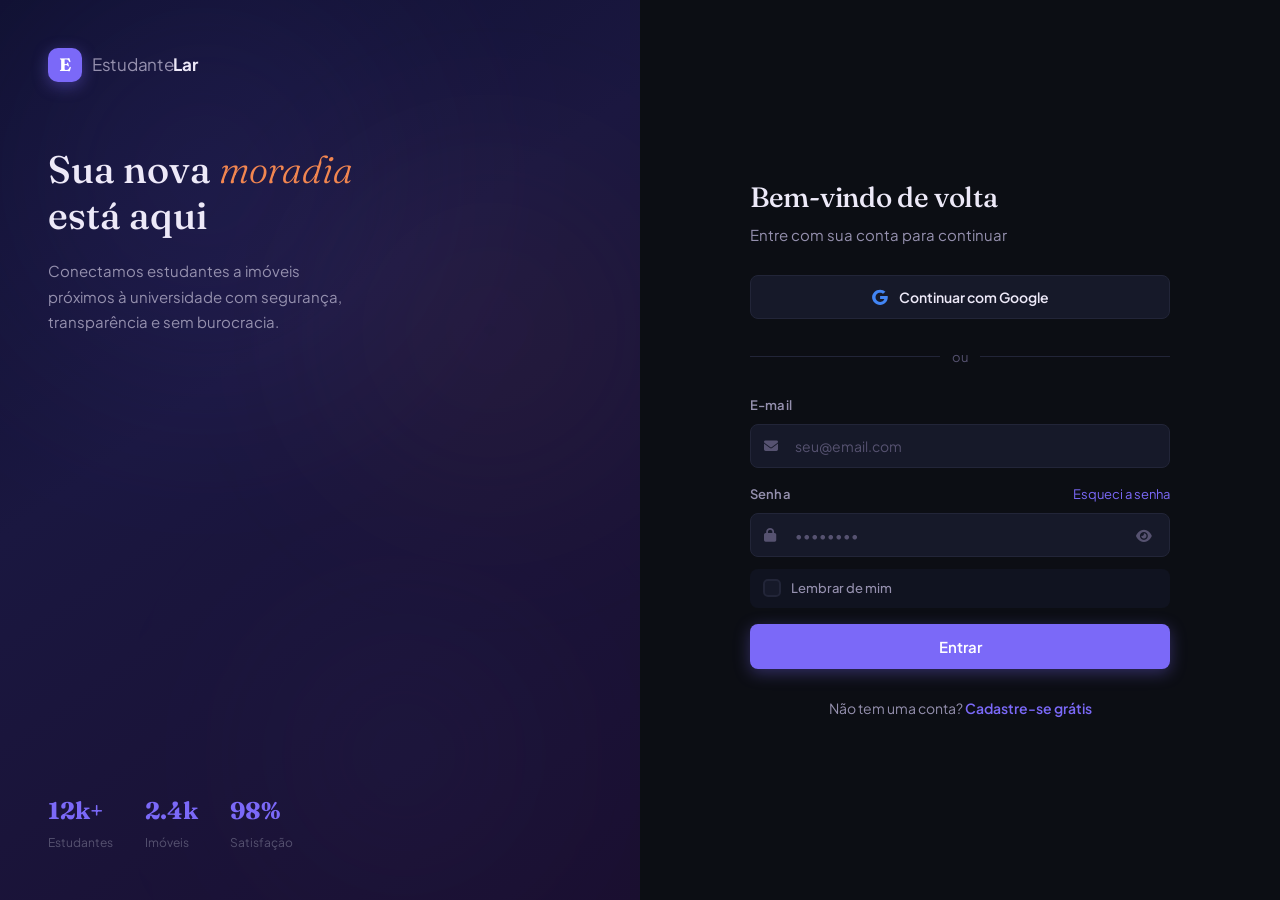
<file: login.html>
<!DOCTYPE html>
<html lang="pt-BR">
<head>
  <meta charset="UTF-8">
  <meta name="viewport" content="width=device-width, initial-scale=1.0">
  <title>Entrar — EstudanteLar</title>
  <link rel="preconnect" href="https://fonts.googleapis.com">
  <link rel="preconnect" href="https://fonts.gstatic.com" crossorigin>
  <link href="https://fonts.googleapis.com/css2?family=Fraunces:ital,opsz,wght@0,9..144,300;0,9..144,500;0,9..144,700;1,9..144,400&family=Plus+Jakarta+Sans:wght@300;400;500;600;700&display=swap" rel="stylesheet">
  <link rel="stylesheet" href="https://cdnjs.cloudflare.com/ajax/libs/font-awesome/6.5.0/css/all.min.css">
  <link rel="stylesheet" href="style.css">
  <link rel="stylesheet" href="pages.css">
</head>
<body>
<div class="auth-screen">

  <!-- Visual lateral -->
  <div class="auth-visual">
    <div class="auth-visual-blobs">
      <div class="blob b1"></div>
      <div class="blob b2"></div>
      <div class="blob b3"></div>
    </div>
    <div class="auth-visual-content">
      <a href="index.html" class="auth-visual-brand">
        <div class="logo-mark">E</div>
        <span class="logo-text">Estudante<strong>Lar</strong></span>
      </a>
      <h2 class="auth-visual-tagline">
        Sua nova <em>moradia</em><br>
        está aqui
      </h2>
      <p class="auth-visual-sub">
        Conectamos estudantes a imóveis próximos à universidade com segurança, transparência e sem burocracia.
      </p>
    </div>
    <div class="auth-visual-stats">
      <div class="avs-item">
        <span class="avs-n">12k+</span>
        <span class="avs-l">Estudantes</span>
      </div>
      <div class="avs-item">
        <span class="avs-n">2.4k</span>
        <span class="avs-l">Imóveis</span>
      </div>
      <div class="avs-item">
        <span class="avs-n">98%</span>
        <span class="avs-l">Satisfação</span>
      </div>
    </div>
  </div>

  <!-- Painel do formulário -->
  <div class="auth-panel">
    <div class="auth-form-box">
      <div>
        <h2>Bem-vindo de volta</h2>
        <p class="auth-sub">Entre com sua conta para continuar</p>
      </div>

      <!-- Google -->
      <button class="btn-google">
        <svg width="18" height="18" viewBox="0 0 18 18"><path fill="#4285F4" d="M16.51 8H9.09v3.09h4.16c-.18.96-1.07 2.82-4.16 2.82-2.5 0-4.54-2.07-4.54-4.61 0-2.54 2.04-4.61 4.54-4.61 1.42 0 2.38.6 2.92 1.13L14.46 3.8C13.07 2.52 11.2 1.72 9.09 1.72 4.66 1.72 1.09 5.3 1.09 9.3s3.57 7.58 8 7.58c4.62 0 7.69-3.24 7.69-7.8 0-.52-.06-1.03-.27-1.08z"/></svg>
        Continuar com Google
      </button>

      <div class="divider">ou</div>

      <form id="loginForm" onsubmit="handleLogin(event)">
        <div style="display:flex;flex-direction:column;gap:16px">
          <div class="form-group">
            <label class="form-label" for="email">E-mail</label>
            <div class="input-icon-wrap">
              <i class="fa-solid fa-envelope input-icon"></i>
              <input type="email" id="email" class="form-input" placeholder="seu@email.com" required>
            </div>
          </div>
          <div class="form-group">
            <div style="display:flex;justify-content:space-between;align-items:center">
              <label class="form-label" for="senha">Senha</label>
              <a href="recuperar-senha.html" style="font-size:13px;color:var(--primary)">Esqueci a senha</a>
            </div>
            <div class="input-icon-wrap">
              <i class="fa-solid fa-lock input-icon"></i>
              <input type="password" id="senha" class="form-input" placeholder="••••••••" required>
              <button type="button" class="input-eye" onclick="togglePass('senha',this)">
                <i class="fa-solid fa-eye"></i>
              </button>
            </div>
          </div>
          <div style="display:flex;align-items:center;gap:8px;margin-top:-4px">
            <label class="fp-check-item" style="padding:8px 12px;flex:1">
              <input type="checkbox">
              <span class="check-box"></span>
              <span style="font-size:13px">Lembrar de mim</span>
            </label>
          </div>
          <button type="submit" class="btn-full">Entrar</button>
        </div>
      </form>

      <p class="auth-footer">
        Não tem uma conta? <a href="cadastro.html">Cadastre-se grátis</a>
      </p>
    </div>
  </div>
</div>

<script>
function togglePass(id, btn) {
  const input = document.getElementById(id);
  const icon = btn.querySelector('i');
  if (input.type === 'password') {
    input.type = 'text';
    icon.className = 'fa-solid fa-eye-slash';
  } else {
    input.type = 'password';
    icon.className = 'fa-solid fa-eye';
  }
}
function handleLogin(e) {
  e.preventDefault();
  window.location.href = 'perfil.html';
}
</script>
</body>
</html>
</file>
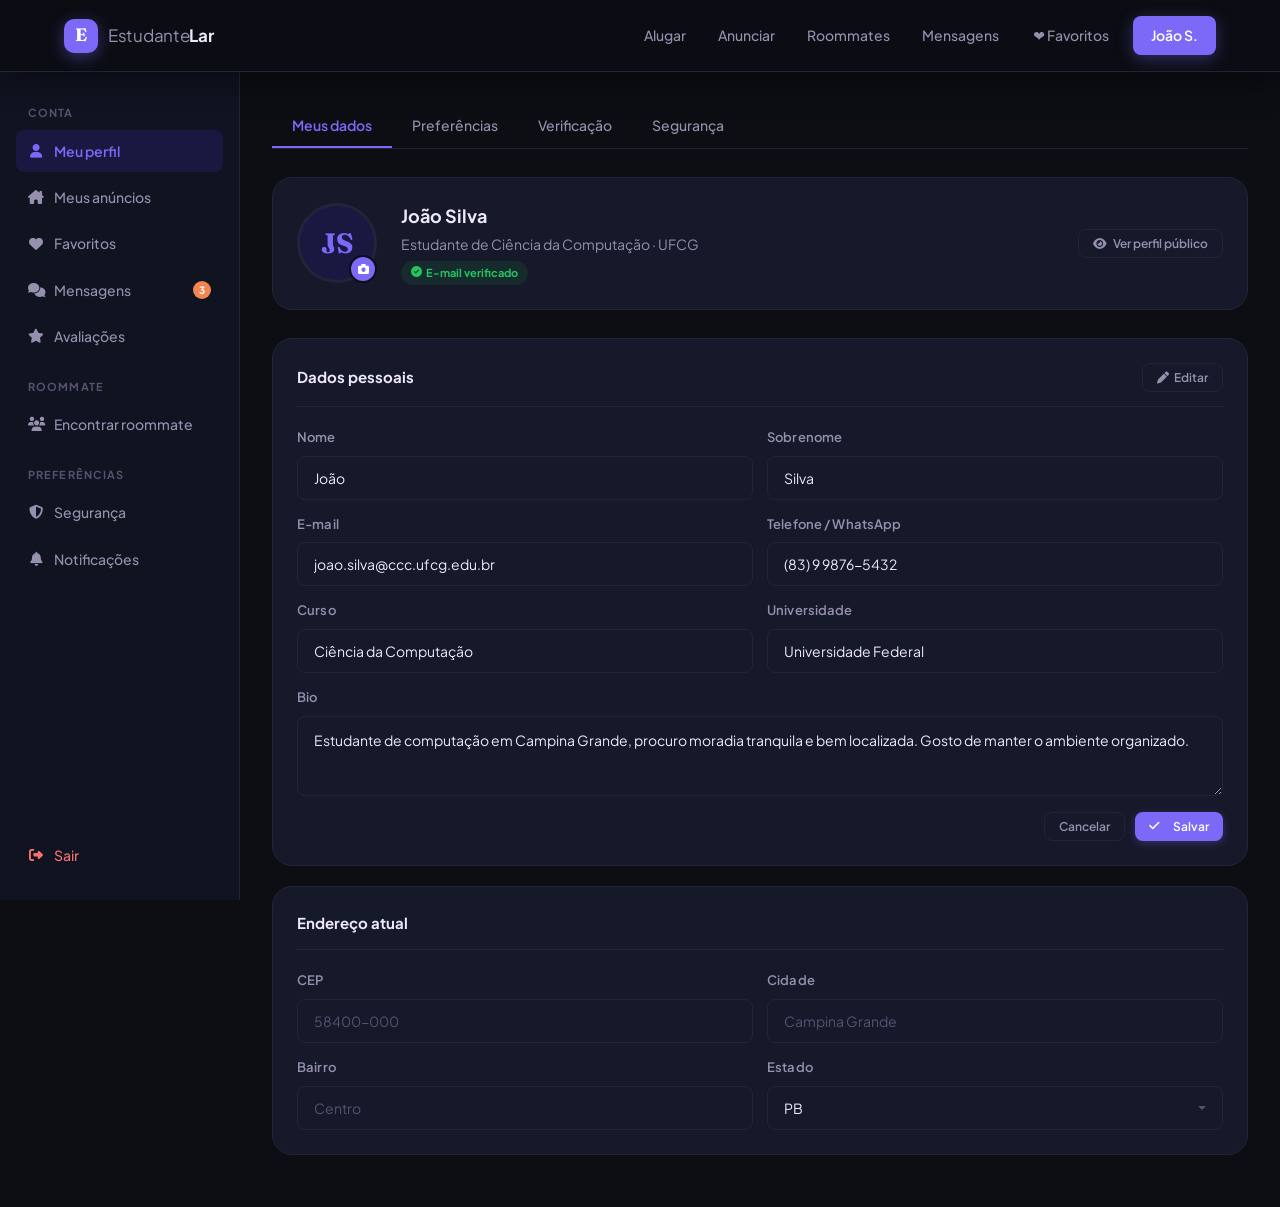
<file: perfil.html>
<!DOCTYPE html>
<html lang="pt-BR">
<head>
  <meta charset="UTF-8">
  <meta name="viewport" content="width=device-width, initial-scale=1.0">
  <title>Meu Perfil — EstudanteLar</title>
  <link rel="preconnect" href="https://fonts.googleapis.com">
  <link rel="preconnect" href="https://fonts.gstatic.com" crossorigin>
  <link href="https://fonts.googleapis.com/css2?family=Fraunces:ital,opsz,wght@0,9..144,300;0,9..144,500;0,9..144,700;1,9..144,400&family=Plus+Jakarta+Sans:wght@300;400;500;600;700&display=swap" rel="stylesheet">
  <link rel="stylesheet" href="https://cdnjs.cloudflare.com/ajax/libs/font-awesome/6.5.0/css/all.min.css">
  <link rel="stylesheet" href="style.css">
  <link rel="stylesheet" href="pages.css">
</head>
<body>

<nav class="navbar scrolled">
  <div class="nav-container">
    <a href="index.html" class="nav-logo">
      <div class="logo-mark">E</div>
      <span class="logo-text">Estudante<strong>Lar</strong></span>
    </a>
    <div class="nav-links" id="navLinks">
      <a href="index.html" class="nav-link">Alugar</a>
      <a href="criar-anuncio.html" class="nav-link">Anunciar</a>
      <a href="roommates.html" class="nav-link">Roommates</a>
      <a href="mensagens.html" class="nav-link">Mensagens</a>
      <div class="nav-actions">
        <a href="favoritos.html" class="btn-ghost">❤ Favoritos</a>
        <a href="perfil.html" class="btn-primary-sm">João S.</a>
      </div>
    </div>
    <button class="sidebar-mobile-btn" id="sidebarToggle" aria-label="Menu da conta">
      <i class="fa-solid fa-user"></i>
    </button>
    <button class="nav-mobile-toggle" id="mobileToggle" aria-label="Abrir menu">
      <span></span><span></span><span></span>
    </button>
  </div>
</nav>

<div class="page-wrap">
  <div class="dash-layout">

    <!-- Sidebar -->
    <aside class="dash-sidebar">
      <span class="dash-sidebar-title">Conta</span>
      <a href="perfil.html" class="sidebar-link active"><i class="fa-solid fa-user"></i> Meu perfil</a>
      <a href="meus-anuncios.html" class="sidebar-link"><i class="fa-solid fa-house-chimney"></i> Meus anúncios</a>
      <a href="favoritos.html" class="sidebar-link"><i class="fa-solid fa-heart"></i> Favoritos</a>
      <a href="mensagens.html" class="sidebar-link"><i class="fa-solid fa-comments"></i> Mensagens <span class="badge">3</span></a>
      <a href="avaliacoes.html" class="sidebar-link"><i class="fa-solid fa-star"></i> Avaliações</a>
      <span class="dash-sidebar-title">Roommate</span>
      <a href="roommates.html" class="sidebar-link"><i class="fa-solid fa-users"></i> Encontrar roommate</a>
      <span class="dash-sidebar-title">Preferências</span>
      <a href="#seguranca" class="sidebar-link"><i class="fa-solid fa-shield-halved"></i> Segurança</a>
      <a href="#notificacoes" class="sidebar-link"><i class="fa-solid fa-bell"></i> Notificações</a>
      <span class="dash-sidebar-title" style="margin-top:auto"></span>
      <a href="login.html" class="sidebar-link" style="color:#f87171"><i class="fa-solid fa-right-from-bracket"></i> Sair</a>
    </aside>

    <!-- Conteúdo -->
    <main class="dash-main">

      <!-- Tabs -->
      <div class="tabs">
        <button class="tab-btn active" onclick="showTab('dados',this)">Meus dados</button>
        <button class="tab-btn" onclick="showTab('preferencias',this)">Preferências</button>
        <button class="tab-btn" onclick="showTab('verificacao',this)">Verificação</button>
        <button class="tab-btn" onclick="showTab('seguranca',this)">Segurança</button>
      </div>

      <!-- Tab: Meus dados -->
      <div id="tab-dados">
        <!-- Avatar -->
        <div class="profile-avatar-section">
          <div class="avatar-wrap">
            <div class="avatar-img">JS</div>
            <button class="avatar-edit" title="Alterar foto"><i class="fa-solid fa-camera"></i></button>
          </div>
          <div class="avatar-info">
            <h3>João Silva</h3>
            <p>Estudante de Ciência da Computação · UFCG</p>
            <div class="verified-badge"><i class="fa-solid fa-circle-check"></i> E-mail verificado</div>
          </div>
          <div style="margin-left:auto">
            <button class="btn-sm btn-outline"><i class="fa-solid fa-eye" style="margin-right:6px"></i>Ver perfil público</button>
          </div>
        </div>

        <!-- Dados pessoais -->
        <div class="card-section">
          <div class="card-section-title">
            Dados pessoais
            <div class="title-actions">
              <button class="btn-sm btn-outline" id="editBtn" onclick="toggleEdit()"><i class="fa-solid fa-pen" style="margin-right:5px"></i>Editar</button>
            </div>
          </div>
          <div class="form-grid">
            <div class="form-group">
              <label class="form-label">Nome</label>
              <input type="text" class="form-input" value="João" disabled id="inputNome">
            </div>
            <div class="form-group">
              <label class="form-label">Sobrenome</label>
              <input type="text" class="form-input" value="Silva" disabled id="inputSobre">
            </div>
            <div class="form-group">
              <label class="form-label">E-mail</label>
              <input type="email" class="form-input" value="joao.silva@ccc.ufcg.edu.br" disabled id="inputEmail">
            </div>
            <div class="form-group">
              <label class="form-label">Telefone / WhatsApp</label>
              <input type="tel" class="form-input" value="(83) 9 9876-5432" disabled id="inputTel">
            </div>
            <div class="form-group">
              <label class="form-label">Curso</label>
              <input type="text" class="form-input" value="Ciência da Computação" disabled id="inputCurso">
            </div>
            <div class="form-group">
              <label class="form-label">Universidade</label>
              <input type="text" class="form-input" value="Universidade Federal" disabled id="inputUniv">
            </div>
          </div>
          <div class="form-group" style="margin-top:14px">
            <label class="form-label">Bio</label>
            <textarea class="form-textarea" disabled id="inputBio" style="min-height:80px">Estudante de computação em Campina Grande, procuro moradia tranquila e bem localizada. Gosto de manter o ambiente organizado.</textarea>
          </div>
          <div id="saveRow" style="display:none;margin-top:16px;display:flex;gap:10px;justify-content:flex-end">
            <button class="btn-sm btn-outline" onclick="cancelEdit()">Cancelar</button>
            <button class="btn-sm btn-primary" onclick="saveEdit()"><i class="fa-solid fa-check" style="margin-right:5px"></i>Salvar</button>
          </div>
        </div>

        <!-- Endereço -->
        <div class="card-section">
          <div class="card-section-title">Endereço atual</div>
          <div class="form-grid">
            <div class="form-group">
              <label class="form-label">CEP</label>
              <input type="text" class="form-input" placeholder="58400-000">
            </div>
            <div class="form-group">
              <label class="form-label">Cidade</label>
              <input type="text" class="form-input" placeholder="Campina Grande">
            </div>
            <div class="form-group">
              <label class="form-label">Bairro</label>
              <input type="text" class="form-input" placeholder="Centro">
            </div>
            <div class="form-group">
              <label class="form-label">Estado</label>
              <select class="form-select">
                <option>PB</option><option>PE</option><option>RN</option>
              </select>
            </div>
          </div>
        </div>
      </div>

      <!-- Tab: Preferências -->
      <div id="tab-preferencias" style="display:none">
        <div class="card-section">
          <div class="card-section-title">Preferências de moradia</div>
          <div style="display:flex;flex-direction:column;gap:20px">
            <div class="form-group">
              <label class="form-label">Faixa de preço</label>
              <div style="display:flex;gap:12px;align-items:center">
                <div class="price-input-wrap" style="flex:1"><span class="pi-prefix">R$</span><input type="number" placeholder="Min" class="form-input" style="border:none;background:transparent;padding:0"></div>
                <span style="color:var(--text-3);font-weight:600">—</span>
                <div class="price-input-wrap" style="flex:1"><span class="pi-prefix">R$</span><input type="number" placeholder="Max" class="form-input" style="border:none;background:transparent;padding:0"></div>
              </div>
            </div>
            <div class="form-group">
              <label class="form-label">Tipo de imóvel preferido</label>
              <div class="toggle-group">
                <button class="tg-btn active">Compartilhado</button>
                <button class="tg-btn">Studio</button>
                <button class="tg-btn">Kitnet</button>
                <button class="tg-btn">Apartamento</button>
              </div>
            </div>
            <div class="form-group">
              <label class="form-label">Comodidades essenciais</label>
              <div class="fp-checks">
                <label class="fp-check-item"><input type="checkbox" checked><span class="check-box"></span><i class="fa-solid fa-wifi"></i> Wi-Fi incluso</label>
                <label class="fp-check-item"><input type="checkbox"><span class="check-box"></span><i class="fa-solid fa-couch"></i> Mobiliado</label>
                <label class="fp-check-item"><input type="checkbox" checked><span class="check-box"></span><i class="fa-solid fa-paw"></i> Pet friendly</label>
                <label class="fp-check-item"><input type="checkbox"><span class="check-box"></span><i class="fa-solid fa-square-parking"></i> Estacionamento</label>
              </div>
            </div>
            <button class="btn-full">Salvar preferências</button>
          </div>
        </div>
      </div>

      <!-- Tab: Verificação -->
      <div id="tab-verificacao" style="display:none">
        <div class="card-section">
          <div class="card-section-title">Verificação de identidade</div>
          <div style="display:flex;flex-direction:column;gap:20px">
            <div class="alert alert-info">
              <i class="fa-solid fa-shield-halved"></i>
              <span>Usuários verificados têm mais credibilidade e recebem mais respostas de proprietários.</span>
            </div>

            <div style="display:flex;flex-direction:column;gap:12px">
              <div style="display:flex;align-items:center;justify-content:space-between;padding:16px;background:var(--bg-2);border-radius:var(--r-sm);border:1px solid var(--border)">
                <div style="display:flex;align-items:center;gap:12px">
                  <div style="width:40px;height:40px;border-radius:var(--r-sm);background:rgba(34,197,94,.1);color:#22c55e;display:grid;place-items:center;font-size:18px"><i class="fa-solid fa-envelope"></i></div>
                  <div><div style="font-weight:600;font-size:14px;color:var(--text-1)">E-mail</div><div style="font-size:12px;color:var(--text-3)">joao.silva@ccc.ufcg.edu.br</div></div>
                </div>
                <span class="verified-badge"><i class="fa-solid fa-check"></i> Verificado</span>
              </div>

              <div style="display:flex;align-items:center;justify-content:space-between;padding:16px;background:var(--bg-2);border-radius:var(--r-sm);border:1px solid var(--border)">
                <div style="display:flex;align-items:center;gap:12px">
                  <div style="width:40px;height:40px;border-radius:var(--r-sm);background:var(--primary-tint);color:var(--primary);display:grid;place-items:center;font-size:18px"><i class="fa-solid fa-id-card"></i></div>
                  <div><div style="font-weight:600;font-size:14px;color:var(--text-1)">Documento de identidade</div><div style="font-size:12px;color:var(--text-3)">RG ou CNH</div></div>
                </div>
                <button class="btn-sm btn-primary">Verificar</button>
              </div>

              <div style="display:flex;align-items:center;justify-content:space-between;padding:16px;background:var(--bg-2);border-radius:var(--r-sm);border:1px solid var(--border)">
                <div style="display:flex;align-items:center;gap:12px">
                  <div style="width:40px;height:40px;border-radius:var(--r-sm);background:var(--primary-tint);color:var(--primary);display:grid;place-items:center;font-size:18px"><i class="fa-brands fa-whatsapp"></i></div>
                  <div><div style="font-weight:600;font-size:14px;color:var(--text-1)">Telefone</div><div style="font-size:12px;color:var(--text-3)">(83) 9 9876-5432</div></div>
                </div>
                <button class="btn-sm btn-outline">Verificar</button>
              </div>
            </div>
          </div>
        </div>
      </div>

      <!-- Tab: Segurança -->
      <div id="tab-seguranca" style="display:none">
        <div class="card-section">
          <div class="card-section-title">Alterar senha</div>
          <div style="display:flex;flex-direction:column;gap:14px;max-width:440px">
            <div class="form-group">
              <label class="form-label">Senha atual</label>
              <div class="input-icon-wrap">
                <i class="fa-solid fa-lock input-icon"></i>
                <input type="password" class="form-input" placeholder="Sua senha atual">
              </div>
            </div>
            <div class="form-group">
              <label class="form-label">Nova senha</label>
              <div class="input-icon-wrap">
                <i class="fa-solid fa-lock input-icon"></i>
                <input type="password" class="form-input" placeholder="Mínimo 8 caracteres">
              </div>
            </div>
            <div class="form-group">
              <label class="form-label">Confirmar nova senha</label>
              <div class="input-icon-wrap">
                <i class="fa-solid fa-lock input-icon"></i>
                <input type="password" class="form-input" placeholder="Repita a nova senha">
              </div>
            </div>
            <button class="btn-full" style="margin-top:4px">Alterar senha</button>
          </div>
        </div>
        <div class="card-section">
          <div class="card-section-title" style="color:#f87171">Zona de perigo</div>
          <p style="font-size:14px;color:var(--text-2);margin-bottom:16px;line-height:1.6">Ao excluir sua conta, todos os seus dados, anúncios e histórico serão permanentemente removidos.</p>
          <button class="btn-sm btn-danger" style="padding:10px 20px;font-size:13px"><i class="fa-solid fa-trash" style="margin-right:6px"></i>Excluir minha conta</button>
        </div>
      </div>

    </main>
  </div>
</div>

<script>
function showTab(tab, btn) {
  ['dados','preferencias','verificacao','seguranca'].forEach(t => {
    document.getElementById('tab-' + t).style.display = 'none';
  });
  document.querySelectorAll('.tab-btn').forEach(b => b.classList.remove('active'));
  document.getElementById('tab-' + tab).style.display = 'block';
  btn.classList.add('active');
}
let editing = false;
function toggleEdit() {
  editing = !editing;
  ['inputNome','inputSobre','inputEmail','inputTel','inputCurso','inputUniv','inputBio'].forEach(id => {
    document.getElementById(id).disabled = !editing;
  });
  document.getElementById('editBtn').innerHTML = editing ? '<i class="fa-solid fa-xmark" style="margin-right:5px"></i>Cancelar' : '<i class="fa-solid fa-pen" style="margin-right:5px"></i>Editar';
  document.getElementById('saveRow').style.display = editing ? 'flex' : 'none';
}
function cancelEdit() { if(editing) toggleEdit(); }
function saveEdit() {
  editing = false;
  ['inputNome','inputSobre','inputEmail','inputTel','inputCurso','inputUniv','inputBio'].forEach(id => {
    document.getElementById(id).disabled = true;
  });
  document.getElementById('editBtn').innerHTML = '<i class="fa-solid fa-pen" style="margin-right:5px"></i>Editar';
  document.getElementById('saveRow').style.display = 'none';
}
document.querySelectorAll('.tg-btn').forEach(btn => {
  btn.addEventListener('click', function() {
    const group = this.closest('.toggle-group');
    group.querySelectorAll('.tg-btn').forEach(b => b.classList.remove('active'));
    this.classList.add('active');
  });
});
</script>
<div class="sidebar-overlay" id="sidebarOverlay"></div>
<script src="pages-init.js"></script>
</body>
</html>
</file>
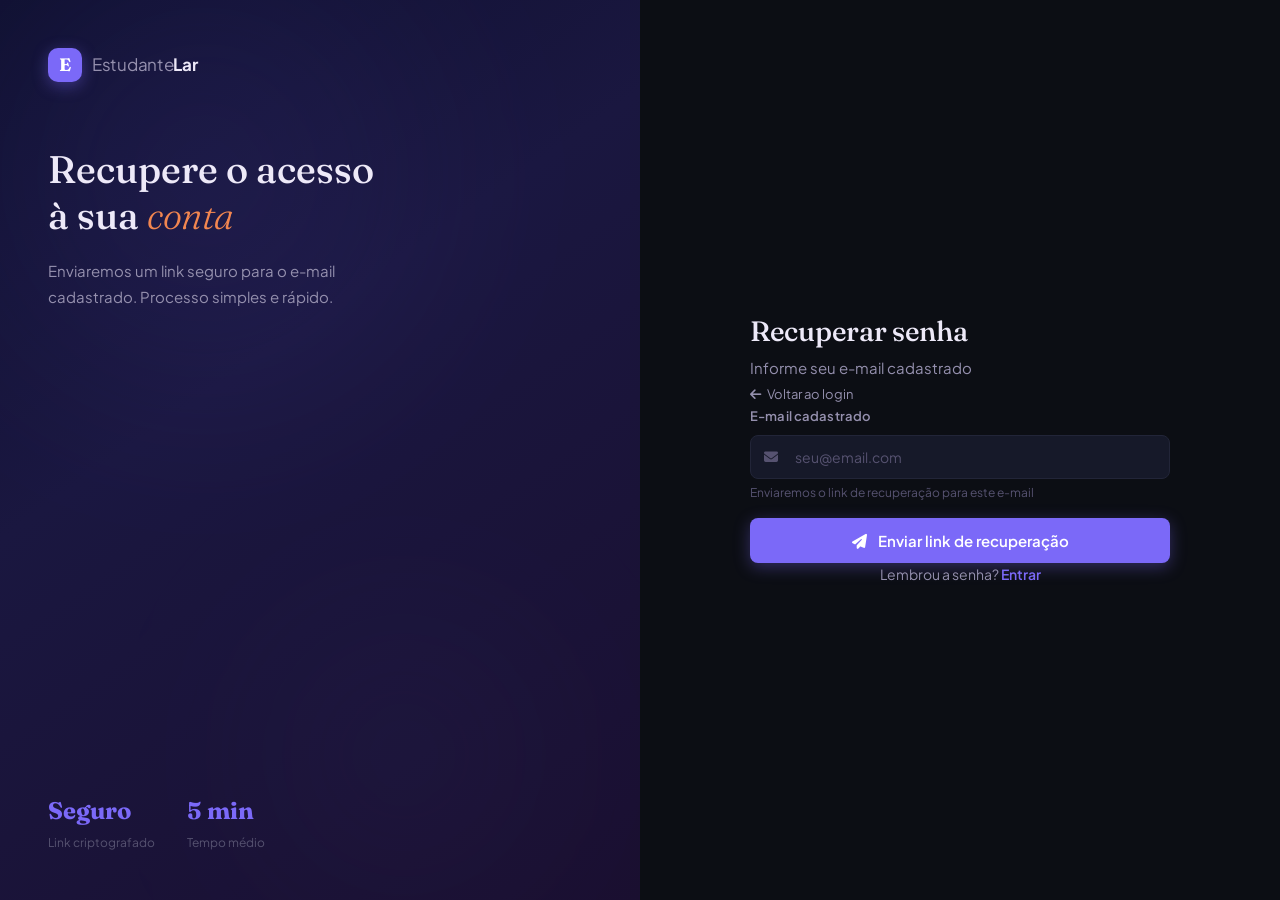
<file: recuperar-senha.html>
<!DOCTYPE html>
<html lang="pt-BR">
<head>
  <meta charset="UTF-8">
  <meta name="viewport" content="width=device-width, initial-scale=1.0">
  <title>Recuperar Senha — EstudanteLar</title>
  <link rel="preconnect" href="https://fonts.googleapis.com">
  <link rel="preconnect" href="https://fonts.gstatic.com" crossorigin>
  <link href="https://fonts.googleapis.com/css2?family=Fraunces:ital,opsz,wght@0,9..144,300;0,9..144,500;0,9..144,700;1,9..144,400&family=Plus+Jakarta+Sans:wght@300;400;500;600;700&display=swap" rel="stylesheet">
  <link rel="stylesheet" href="https://cdnjs.cloudflare.com/ajax/libs/font-awesome/6.5.0/css/all.min.css">
  <link rel="stylesheet" href="style.css">
  <link rel="stylesheet" href="pages.css">
</head>
<body>
<div class="auth-screen">

  <div class="auth-visual">
    <div class="auth-visual-blobs">
      <div class="blob b1"></div>
      <div class="blob b3"></div>
    </div>
    <div class="auth-visual-content">
      <a href="index.html" class="auth-visual-brand">
        <div class="logo-mark">E</div>
        <span class="logo-text">Estudante<strong>Lar</strong></span>
      </a>
      <h2 class="auth-visual-tagline">
        Recupere o acesso<br>à sua <em>conta</em>
      </h2>
      <p class="auth-visual-sub">
        Enviaremos um link seguro para o e-mail cadastrado. Processo simples e rápido.
      </p>
    </div>
    <div class="auth-visual-stats">
      <div class="avs-item"><span class="avs-n">Seguro</span><span class="avs-l">Link criptografado</span></div>
      <div class="avs-item"><span class="avs-n">5 min</span><span class="avs-l">Tempo médio</span></div>
    </div>
  </div>

  <div class="auth-panel">
    <div class="auth-form-box">

      <!-- Estado: formulário -->
      <div id="formState">
        <div>
          <h2>Recuperar senha</h2>
          <p class="auth-sub">Informe seu e-mail cadastrado</p>
        </div>

        <a href="login.html" style="display:inline-flex;align-items:center;gap:6px;color:var(--text-2);font-size:13px;margin-top:-8px;transition:color .2s" onmouseover="this.style.color='var(--text-1)'" onmouseout="this.style.color='var(--text-2)'">
          <i class="fa-solid fa-arrow-left"></i> Voltar ao login
        </a>

        <div style="display:flex;flex-direction:column;gap:16px">
          <div class="form-group">
            <label class="form-label" for="recEmail">E-mail cadastrado</label>
            <div class="input-icon-wrap">
              <i class="fa-solid fa-envelope input-icon"></i>
              <input type="email" id="recEmail" class="form-input" placeholder="seu@email.com" required>
            </div>
            <span class="form-hint">Enviaremos o link de recuperação para este e-mail</span>
          </div>
          <button class="btn-full" onclick="sendReset()">
            <i class="fa-solid fa-paper-plane" style="margin-right:8px"></i>
            Enviar link de recuperação
          </button>
        </div>

        <p class="auth-footer">Lembrou a senha? <a href="login.html">Entrar</a></p>
      </div>

      <!-- Estado: e-mail enviado -->
      <div id="successState" style="display:none;text-align:center">
        <div style="display:flex;flex-direction:column;align-items:center;gap:20px;padding:20px 0">
          <div style="width:72px;height:72px;border-radius:50%;background:rgba(123,105,248,.12);border:2px solid rgba(123,105,248,.3);display:grid;place-items:center;font-size:28px;color:var(--primary)">
            <i class="fa-solid fa-envelope-circle-check"></i>
          </div>
          <div>
            <h2>E-mail enviado!</h2>
            <p style="color:var(--text-2);font-size:15px;margin-top:8px;line-height:1.6">
              Verifique sua caixa de entrada.<br>
              O link expira em <strong style="color:var(--text-1)">30 minutos</strong>.
            </p>
          </div>
          <div class="alert alert-info" style="text-align:left;width:100%">
            <i class="fa-solid fa-circle-info"></i>
            <span>Não recebeu? Verifique o spam ou <button onclick="sendReset()" style="background:none;border:none;color:var(--primary);font-weight:600;cursor:pointer;padding:0;font-family:var(--font-body);font-size:14px">reenviar agora</button>.</span>
          </div>
          <a href="login.html" class="btn-full" style="text-decoration:none;display:flex;align-items:center;justify-content:center;gap:8px">
            Voltar ao login
          </a>
        </div>
      </div>

    </div>
  </div>
</div>

<script>
function sendReset() {
  document.getElementById('formState').style.display = 'none';
  document.getElementById('successState').style.display = 'block';
}
</script>
</body>
</html>
</file>
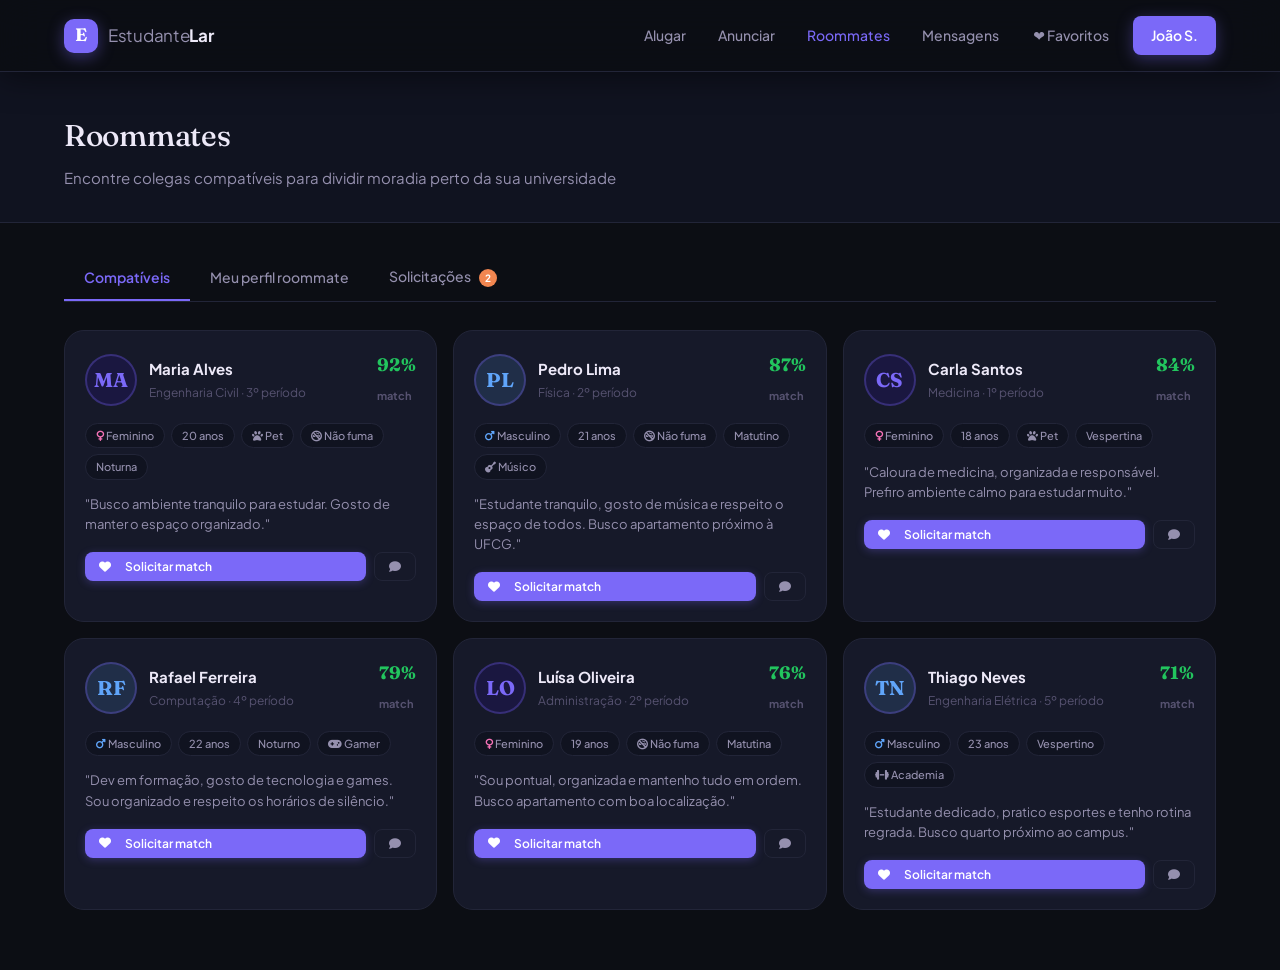
<file: roommates.html>
<!DOCTYPE html>
<html lang="pt-BR">
<head>
  <meta charset="UTF-8">
  <meta name="viewport" content="width=device-width, initial-scale=1.0">
  <title>Roommates — EstudanteLar</title>
  <link rel="preconnect" href="https://fonts.googleapis.com">
  <link rel="preconnect" href="https://fonts.gstatic.com" crossorigin>
  <link href="https://fonts.googleapis.com/css2?family=Fraunces:ital,opsz,wght@0,9..144,300;0,9..144,500;0,9..144,700;1,9..144,400&family=Plus+Jakarta+Sans:wght@300;400;500;600;700&display=swap" rel="stylesheet">
  <link rel="stylesheet" href="https://cdnjs.cloudflare.com/ajax/libs/font-awesome/6.5.0/css/all.min.css">
  <link rel="stylesheet" href="style.css">
  <link rel="stylesheet" href="pages.css">
</head>
<body>

<nav class="navbar scrolled">
  <div class="nav-container">
    <a href="index.html" class="nav-logo">
      <div class="logo-mark">E</div>
      <span class="logo-text">Estudante<strong>Lar</strong></span>
    </a>
    <div class="nav-links" id="navLinks">
      <a href="index.html" class="nav-link">Alugar</a>
      <a href="criar-anuncio.html" class="nav-link">Anunciar</a>
      <a href="roommates.html" class="nav-link" style="color:var(--primary)">Roommates</a>
      <a href="mensagens.html" class="nav-link">Mensagens</a>
      <div class="nav-actions">
        <a href="favoritos.html" class="btn-ghost">❤ Favoritos</a>
        <a href="perfil.html" class="btn-primary-sm">João S.</a>
      </div>
    </div>
    <button class="nav-mobile-toggle" id="mobileToggle" aria-label="Abrir menu">
      <span></span><span></span><span></span>
    </button>
  </div>
</nav>

<div class="page-wrap">
  <div class="page-header">
    <div class="container">
      <div class="page-header-inner">
        <div>
          <h1>Roommates</h1>
          <p>Encontre colegas compatíveis para dividir moradia perto da sua universidade</p>
        </div>
      </div>
    </div>
  </div>

  <div class="container" style="padding-top:32px;padding-bottom:60px">

    <div class="tabs">
      <button class="tab-btn active" onclick="showTab('compatíveis',this)">Compatíveis</button>
      <button class="tab-btn" onclick="showTab('meu-perfil',this)">Meu perfil roommate</button>
      <button class="tab-btn" onclick="showTab('solicitacoes',this)">
        Solicitações
        <span style="display:inline-flex;align-items:center;justify-content:center;width:18px;height:18px;background:var(--accent);color:var(--white);border-radius:50%;font-size:10px;font-weight:700;margin-left:6px">2</span>
      </button>
    </div>

    <!-- Tab: Compatíveis -->
    <div id="tab-compatíveis">
      <div style="display:grid;grid-template-columns:repeat(3,1fr);gap:16px" id="roommateGrid">

        <div class="roommate-card">
          <div class="rm-header">
            <div class="rm-avatar">MA</div>
            <div>
              <div class="rm-name">Maria Alves</div>
              <div class="rm-course">Engenharia Civil · 3º período</div>
            </div>
            <div class="rm-match">92%<br><span>match</span></div>
          </div>
          <div class="rm-tags">
            <span class="rm-tag"><i class="fa-solid fa-venus" style="color:#f472b6"></i> Feminino</span>
            <span class="rm-tag">20 anos</span>
            <span class="rm-tag"><i class="fa-solid fa-paw"></i> Pet</span>
            <span class="rm-tag"><i class="fa-solid fa-ban-smoking"></i> Não fuma</span>
            <span class="rm-tag">Noturna</span>
          </div>
          <p style="font-size:13px;color:var(--text-2);line-height:1.55">"Busco ambiente tranquilo para estudar. Gosto de manter o espaço organizado."</p>
          <div class="rm-actions">
            <button class="btn-sm btn-primary" style="flex:1" onclick="sendMatch(this)"><i class="fa-solid fa-heart" style="margin-right:6px"></i>Solicitar match</button>
            <button class="btn-sm btn-outline"><i class="fa-solid fa-comment"></i></button>
          </div>
        </div>

        <div class="roommate-card">
          <div class="rm-header">
            <div class="rm-avatar" style="background:rgba(96,165,250,.15);color:#60a5fa">PL</div>
            <div>
              <div class="rm-name">Pedro Lima</div>
              <div class="rm-course">Física · 2º período</div>
            </div>
            <div class="rm-match">87%<br><span>match</span></div>
          </div>
          <div class="rm-tags">
            <span class="rm-tag"><i class="fa-solid fa-mars" style="color:#60a5fa"></i> Masculino</span>
            <span class="rm-tag">21 anos</span>
            <span class="rm-tag"><i class="fa-solid fa-ban-smoking"></i> Não fuma</span>
            <span class="rm-tag">Matutino</span>
            <span class="rm-tag"><i class="fa-solid fa-guitar"></i> Músico</span>
          </div>
          <p style="font-size:13px;color:var(--text-2);line-height:1.55">"Estudante tranquilo, gosto de música e respeito o espaço de todos. Busco apartamento próximo à UFCG."</p>
          <div class="rm-actions">
            <button class="btn-sm btn-primary" style="flex:1" onclick="sendMatch(this)"><i class="fa-solid fa-heart" style="margin-right:6px"></i>Solicitar match</button>
            <button class="btn-sm btn-outline"><i class="fa-solid fa-comment"></i></button>
          </div>
        </div>

        <div class="roommate-card">
          <div class="rm-header">
            <div class="rm-avatar">CS</div>
            <div>
              <div class="rm-name">Carla Santos</div>
              <div class="rm-course">Medicina · 1º período</div>
            </div>
            <div class="rm-match">84%<br><span>match</span></div>
          </div>
          <div class="rm-tags">
            <span class="rm-tag"><i class="fa-solid fa-venus" style="color:#f472b6"></i> Feminino</span>
            <span class="rm-tag">18 anos</span>
            <span class="rm-tag"><i class="fa-solid fa-paw"></i> Pet</span>
            <span class="rm-tag">Vespertina</span>
          </div>
          <p style="font-size:13px;color:var(--text-2);line-height:1.55">"Caloura de medicina, organizada e responsável. Prefiro ambiente calmo para estudar muito."</p>
          <div class="rm-actions">
            <button class="btn-sm btn-primary" style="flex:1" onclick="sendMatch(this)"><i class="fa-solid fa-heart" style="margin-right:6px"></i>Solicitar match</button>
            <button class="btn-sm btn-outline"><i class="fa-solid fa-comment"></i></button>
          </div>
        </div>

        <div class="roommate-card">
          <div class="rm-header">
            <div class="rm-avatar" style="background:rgba(96,165,250,.15);color:#60a5fa">RF</div>
            <div>
              <div class="rm-name">Rafael Ferreira</div>
              <div class="rm-course">Computação · 4º período</div>
            </div>
            <div class="rm-match">79%<br><span>match</span></div>
          </div>
          <div class="rm-tags">
            <span class="rm-tag"><i class="fa-solid fa-mars" style="color:#60a5fa"></i> Masculino</span>
            <span class="rm-tag">22 anos</span>
            <span class="rm-tag">Noturno</span>
            <span class="rm-tag"><i class="fa-solid fa-gamepad"></i> Gamer</span>
          </div>
          <p style="font-size:13px;color:var(--text-2);line-height:1.55">"Dev em formação, gosto de tecnologia e games. Sou organizado e respeito os horários de silêncio."</p>
          <div class="rm-actions">
            <button class="btn-sm btn-primary" style="flex:1" onclick="sendMatch(this)"><i class="fa-solid fa-heart" style="margin-right:6px"></i>Solicitar match</button>
            <button class="btn-sm btn-outline"><i class="fa-solid fa-comment"></i></button>
          </div>
        </div>

        <div class="roommate-card">
          <div class="rm-header">
            <div class="rm-avatar">LO</div>
            <div>
              <div class="rm-name">Luísa Oliveira</div>
              <div class="rm-course">Administração · 2º período</div>
            </div>
            <div class="rm-match">76%<br><span>match</span></div>
          </div>
          <div class="rm-tags">
            <span class="rm-tag"><i class="fa-solid fa-venus" style="color:#f472b6"></i> Feminino</span>
            <span class="rm-tag">19 anos</span>
            <span class="rm-tag"><i class="fa-solid fa-ban-smoking"></i> Não fuma</span>
            <span class="rm-tag">Matutina</span>
          </div>
          <p style="font-size:13px;color:var(--text-2);line-height:1.55">"Sou pontual, organizada e mantenho tudo em ordem. Busco apartamento com boa localização."</p>
          <div class="rm-actions">
            <button class="btn-sm btn-primary" style="flex:1" onclick="sendMatch(this)"><i class="fa-solid fa-heart" style="margin-right:6px"></i>Solicitar match</button>
            <button class="btn-sm btn-outline"><i class="fa-solid fa-comment"></i></button>
          </div>
        </div>

        <div class="roommate-card">
          <div class="rm-header">
            <div class="rm-avatar" style="background:rgba(96,165,250,.15);color:#60a5fa">TN</div>
            <div>
              <div class="rm-name">Thiago Neves</div>
              <div class="rm-course">Engenharia Elétrica · 5º período</div>
            </div>
            <div class="rm-match">71%<br><span>match</span></div>
          </div>
          <div class="rm-tags">
            <span class="rm-tag"><i class="fa-solid fa-mars" style="color:#60a5fa"></i> Masculino</span>
            <span class="rm-tag">23 anos</span>
            <span class="rm-tag">Vespertino</span>
            <span class="rm-tag"><i class="fa-solid fa-dumbbell"></i> Academia</span>
          </div>
          <p style="font-size:13px;color:var(--text-2);line-height:1.55">"Estudante dedicado, pratico esportes e tenho rotina regrada. Busco quarto próximo ao campus."</p>
          <div class="rm-actions">
            <button class="btn-sm btn-primary" style="flex:1" onclick="sendMatch(this)"><i class="fa-solid fa-heart" style="margin-right:6px"></i>Solicitar match</button>
            <button class="btn-sm btn-outline"><i class="fa-solid fa-comment"></i></button>
          </div>
        </div>

      </div>
    </div>

    <!-- Tab: Meu perfil -->
    <div id="tab-meu-perfil" style="display:none">
      <div style="max-width:600px">
        <div class="card-section">
          <div class="card-section-title">Meu perfil de roommate</div>
          <div style="display:flex;flex-direction:column;gap:18px">
            <div class="alert alert-info">
              <i class="fa-solid fa-users"></i>
              <span>Seu perfil é exibido para outros estudantes que buscam roommates compatíveis.</span>
            </div>
            <div class="form-group">
              <label class="form-label">Apresentação</label>
              <textarea class="form-textarea" placeholder="Escreva um pouco sobre você, seus hábitos e o que busca em um roommate...">Estudante de Computação, organizado e tranquilo. Busco moradia próxima à UFCG com ambiente calmo para estudar.</textarea>
            </div>
            <div class="form-group">
              <label class="form-label">Gênero</label>
              <div class="toggle-group">
                <button class="tg-btn active">Masculino</button>
                <button class="tg-btn">Feminino</button>
                <button class="tg-btn">Outro</button>
              </div>
            </div>
            <div class="form-group">
              <label class="form-label">Prefere roommate do gênero</label>
              <div class="toggle-group">
                <button class="tg-btn active">Qualquer</button>
                <button class="tg-btn">Masculino</button>
                <button class="tg-btn">Feminino</button>
              </div>
            </div>
            <div class="form-group">
              <label class="form-label">Turno de estudo preferido</label>
              <div class="toggle-group">
                <button class="tg-btn">Matutino</button>
                <button class="tg-btn">Vespertino</button>
                <button class="tg-btn active">Noturno</button>
              </div>
            </div>
            <div class="form-group">
              <label class="form-label">Sobre você</label>
              <div class="fp-checks">
                <label class="fp-check-item"><input type="checkbox" checked><span class="check-box"></span><i class="fa-solid fa-ban-smoking"></i> Não fumo</label>
                <label class="fp-check-item"><input type="checkbox" checked><span class="check-box"></span><i class="fa-solid fa-paw"></i> Tenho pet</label>
                <label class="fp-check-item"><input type="checkbox"><span class="check-box"></span><i class="fa-solid fa-music"></i> Gosto de música alta</label>
                <label class="fp-check-item"><input type="checkbox" checked><span class="check-box"></span><i class="fa-solid fa-broom"></i> Sou organizado</label>
                <label class="fp-check-item"><input type="checkbox"><span class="check-box"></span><i class="fa-solid fa-utensils"></i> Gosto de cozinhar</label>
              </div>
            </div>
            <button class="btn-full">Salvar perfil</button>
          </div>
        </div>
      </div>
    </div>

    <!-- Tab: Solicitações -->
    <div id="tab-solicitacoes" style="display:none">
      <div style="max-width:600px;display:flex;flex-direction:column;gap:12px">

        <div class="card-section" style="margin-bottom:0">
          <div style="display:flex;align-items:center;gap:14px">
            <div class="rm-avatar">MA</div>
            <div style="flex:1">
              <div style="font-weight:700;font-size:15px;color:var(--text-1)">Maria Alves</div>
              <div style="font-size:12px;color:var(--text-3)">Engenharia Civil · 92% compatível</div>
              <div style="font-size:13px;color:var(--text-2);margin-top:4px">"Olá! Vi seu perfil e achamos bem compatíveis. Podemos conversar?"</div>
            </div>
          </div>
          <div style="display:flex;gap:8px;margin-top:16px;justify-content:flex-end">
            <button class="btn-sm btn-danger" onclick="rejectMatch(this)"><i class="fa-solid fa-xmark" style="margin-right:4px"></i>Recusar</button>
            <button class="btn-sm btn-primary" onclick="acceptMatch(this)"><i class="fa-solid fa-check" style="margin-right:4px"></i>Aceitar match</button>
          </div>
        </div>

        <div class="card-section" style="margin-bottom:0">
          <div style="display:flex;align-items:center;gap:14px">
            <div class="rm-avatar" style="background:rgba(96,165,250,.15);color:#60a5fa">RF</div>
            <div style="flex:1">
              <div style="font-weight:700;font-size:15px;color:var(--text-1)">Rafael Ferreira</div>
              <div style="font-size:12px;color:var(--text-3)">Computação · 79% compatível</div>
              <div style="font-size:13px;color:var(--text-2);margin-top:4px">"Oi! Também sou de computação, quero dividir um quarto por semestre."</div>
            </div>
          </div>
          <div style="display:flex;gap:8px;margin-top:16px;justify-content:flex-end">
            <button class="btn-sm btn-danger" onclick="rejectMatch(this)"><i class="fa-solid fa-xmark" style="margin-right:4px"></i>Recusar</button>
            <button class="btn-sm btn-primary" onclick="acceptMatch(this)"><i class="fa-solid fa-check" style="margin-right:4px"></i>Aceitar match</button>
          </div>
        </div>

      </div>
    </div>

  </div>
</div>

<script>
function showTab(tab, btn) {
  document.querySelectorAll('.tab-btn').forEach(b => b.classList.remove('active'));
  btn.classList.add('active');
  ['tab-compatíveis','tab-meu-perfil','tab-solicitacoes'].forEach(id => {
    document.getElementById(id).style.display = 'none';
  });
  document.getElementById('tab-' + tab).style.display = 'block';
}
function sendMatch(btn) {
  btn.innerHTML = '<i class="fa-solid fa-check" style="margin-right:6px"></i>Solicitado!';
  btn.style.background = 'rgba(34,197,94,.15)';
  btn.style.color = '#22c55e';
  btn.style.boxShadow = 'none';
  btn.disabled = true;
}
function acceptMatch(btn) {
  const card = btn.closest('.card-section');
  card.style.borderColor = 'rgba(34,197,94,.3)';
  card.style.background = 'rgba(34,197,94,.05)';
  btn.closest('div').innerHTML = '<span style="color:#22c55e;font-weight:600;font-size:13px"><i class="fa-solid fa-check"></i> Match aceito!</span>';
}
function rejectMatch(btn) {
  const card = btn.closest('.card-section');
  card.style.opacity = '0';
  card.style.transition = 'opacity .3s';
  setTimeout(() => card.remove(), 300);
}
document.querySelectorAll('.tg-btn').forEach(btn => {
  btn.addEventListener('click', function() {
    const group = this.closest('.toggle-group');
    group.querySelectorAll('.tg-btn').forEach(b => b.classList.remove('active'));
    this.classList.add('active');
  });
});
</script>
<script src="pages-init.js"></script>
</body>
</html>
</file>
<file: style.css>
/* =============================================
   EstudanteLar — Dark Theme Stylesheet
   ============================================= */

@import url('https://fonts.googleapis.com/css2?family=Fraunces:ital,opsz,wght@0,9..144,300;0,9..144,500;0,9..144,700;1,9..144,400&family=Plus+Jakarta+Sans:wght@300;400;500;600;700&display=swap');

/* --- Variables --- */
:root {
  --bg:           #0C0E14;   /* page background */
  --bg-2:         #101320;   /* secondary surface */
  --card:         #161929;   /* card / panel background */
  --card-elev:    #1C2035;   /* elevated card (sidebar, modals) */
  --primary:      #7B69F8;   /* indigo */
  --primary-h:    #9A8AFA;   /* indigo hover */
  --primary-tint: #1A1740;   /* dark indigo surface */
  --accent:       #F28650;   /* warm amber */
  --accent-tint:  #281506;   /* dark amber surface */
  --text-1:       #EDE9F8;   /* primary text */
  --text-2:       #9590AE;   /* secondary text */
  --text-3:       #565270;   /* muted text */
  --white:        #FFFFFF;   /* true white — for text on dark buttons */
  --border:       #222538;   /* subtle border */
  --border-h:     #2E3252;   /* border hover */
  --footer-bg:    #080A10;   /* footer */
  --shadow-xs:    0 1px 4px rgba(0,0,0,.5);
  --shadow-sm:    0 2px 8px rgba(0,0,0,.6);
  --shadow-md:    0 8px 24px rgba(0,0,0,.65);
  --shadow-lg:    0 16px 48px rgba(0,0,0,.75);
  --r-sm:         8px;
  --r-md:         14px;
  --r-lg:         20px;
  --r-xl:         28px;
  --r-full:       999px;
  --ease:         cubic-bezier(.4,0,.2,1);
  --ease-spring:  cubic-bezier(.34,1.56,.64,1);
  --font-display: 'Fraunces', Georgia, serif;
  --font-body:    'Plus Jakarta Sans', system-ui, sans-serif;
  --nav-h:        72px;
}

/* --- Reset --- */
*, *::before, *::after { box-sizing: border-box; margin: 0; padding: 0; }
html { scroll-behavior: smooth; font-size: 16px; }
body {
  font-family: var(--font-body);
  background: var(--bg);
  color: var(--text-1);
  line-height: 1.6;
  overflow-x: hidden;
}
img { display: block; max-width: 100%; }
button, select, input { font-family: var(--font-body); }
a { text-decoration: none; color: inherit; }
ul { list-style: none; }

/* --- Container --- */
.container {
  max-width: 1200px;
  margin: 0 auto;
  padding: 0 24px;
}

/* =============================================
   NAVBAR
   ============================================= */
.navbar {
  position: fixed;
  top: 0; left: 0; right: 0;
  z-index: 1000;
  height: var(--nav-h);
  background: rgba(12,14,20,.8);
  backdrop-filter: blur(20px);
  -webkit-backdrop-filter: blur(20px);
  border-bottom: 1px solid transparent;
  transition: border-color .3s var(--ease), box-shadow .3s var(--ease);
}
.navbar.scrolled {
  border-bottom-color: var(--border);
  box-shadow: 0 4px 32px rgba(0,0,0,.5);
}
.nav-container {
  max-width: 1200px;
  margin: 0 auto;
  padding: 0 24px;
  height: 100%;
  display: flex;
  align-items: center;
  gap: 40px;
}
.nav-logo {
  display: flex;
  align-items: center;
  gap: 10px;
  flex-shrink: 0;
}
.logo-mark {
  width: 34px; height: 34px;
  border-radius: 10px;
  background: var(--primary);
  color: var(--white);
  font-family: var(--font-display);
  font-size: 18px;
  font-weight: 700;
  display: grid;
  place-items: center;
  flex-shrink: 0;
  box-shadow: 0 4px 16px rgba(123,105,248,.4);
}
.logo-text {
  font-family: var(--font-body);
  font-size: 17px;
  font-weight: 400;
  color: var(--text-2);
  letter-spacing: -.3px;
}
.logo-text strong { font-weight: 700; color: var(--text-1); }

.nav-links {
  display: flex;
  align-items: center;
  gap: 4px;
  margin-left: auto;
}
.nav-link {
  padding: 8px 14px;
  font-size: 14px;
  font-weight: 500;
  color: var(--text-2);
  border-radius: var(--r-sm);
  transition: background .2s, color .2s;
}
.nav-link:hover { background: var(--card); color: var(--text-1); }

.nav-actions {
  display: flex;
  align-items: center;
  gap: 8px;
  flex-shrink: 0;
  margin-left: auto;
}
.btn-ghost {
  padding: 8px 16px;
  font-size: 14px;
  font-weight: 500;
  color: var(--text-2);
  background: transparent;
  border: none;
  border-radius: var(--r-sm);
  cursor: pointer;
  transition: background .2s, color .2s;
}
.btn-ghost:hover { background: var(--card); color: var(--text-1); }
.btn-primary-sm {
  padding: 8px 18px;
  font-size: 14px;
  font-weight: 600;
  color: var(--white);
  background: var(--primary);
  border: none;
  border-radius: var(--r-sm);
  cursor: pointer;
  transition: background .2s, transform .15s var(--ease-spring), box-shadow .2s;
  box-shadow: 0 4px 16px rgba(123,105,248,.35);
}
.btn-primary-sm:hover {
  background: var(--primary-h);
  transform: translateY(-1px);
  box-shadow: 0 6px 20px rgba(123,105,248,.5);
}

.nav-mobile-toggle {
  display: none;
  flex-direction: column;
  gap: 5px;
  width: 36px; height: 36px;
  background: none;
  border: none;
  cursor: pointer;
  padding: 6px;
  margin-left: auto;
}
.nav-mobile-toggle span {
  display: block;
  height: 2px;
  background: var(--text-2);
  border-radius: 2px;
  transition: all .3s var(--ease);
}

/* =============================================
   HERO
   ============================================= */
.hero {
  position: relative;
  min-height: 100vh;
  display: flex;
  flex-direction: column;
  align-items: center;
  justify-content: center;
  padding: calc(var(--nav-h) + 60px) 24px 100px;
  overflow: hidden;
  background: var(--bg);
}

/* Animated blobs */
.hero-blobs { position: absolute; inset: 0; pointer-events: none; overflow: hidden; }
.blob {
  position: absolute;
  border-radius: 50%;
  filter: blur(90px);
  opacity: .7;
  animation: blobFloat 12s ease-in-out infinite;
}
.b1 {
  width: 650px; height: 650px;
  background: radial-gradient(circle, rgba(123,105,248,.22), transparent 70%);
  top: -150px; left: -120px;
  animation-duration: 14s;
}
.b2 {
  width: 500px; height: 500px;
  background: radial-gradient(circle, rgba(242,134,80,.15), transparent 70%);
  top: 80px; right: -100px;
  animation-duration: 11s;
  animation-delay: -4s;
}
.b3 {
  width: 450px; height: 450px;
  background: radial-gradient(circle, rgba(90,86,160,.18), transparent 70%);
  bottom: -80px; left: 28%;
  animation-duration: 16s;
  animation-delay: -8s;
}
@keyframes blobFloat {
  0%,100% { transform: translate(0,0) scale(1); }
  33%      { transform: translate(20px,-30px) scale(1.06); }
  66%      { transform: translate(-15px, 20px) scale(.94); }
}

/* Hero content */
.hero-content {
  position: relative;
  z-index: 2;
  max-width: 780px;
  width: 100%;
  text-align: center;
  display: flex;
  flex-direction: column;
  align-items: center;
  gap: 28px;
}

.hero-badge {
  display: inline-flex;
  align-items: center;
  gap: 8px;
  padding: 6px 14px 6px 10px;
  background: var(--card);
  border: 1px solid var(--border);
  border-radius: var(--r-full);
  font-size: 13px;
  font-weight: 500;
  color: var(--text-2);
  box-shadow: var(--shadow-xs);
}
.badge-pulse {
  width: 8px; height: 8px;
  border-radius: 50%;
  background: #22c55e;
  box-shadow: 0 0 0 3px rgba(34,197,94,.2);
  animation: pulse 2s ease infinite;
  flex-shrink: 0;
}
@keyframes pulse {
  0%,100% { box-shadow: 0 0 0 3px rgba(34,197,94,.2); }
  50%      { box-shadow: 0 0 0 6px rgba(34,197,94,.08); }
}

.hero-title {
  font-family: var(--font-display);
  font-size: clamp(38px, 6vw, 64px);
  font-weight: 500;
  line-height: 1.1;
  color: var(--text-1);
  letter-spacing: -.5px;
}
.hero-title em {
  font-style: italic;
  color: var(--accent);
  font-weight: 300;
}
.hero-sub {
  font-size: 17px;
  color: var(--text-2);
  line-height: 1.7;
  max-width: 520px;
}

/* Search bar */
.search-bar {
  display: flex;
  align-items: center;
  width: 100%;
  max-width: 720px;
  background: var(--card);
  border: 1.5px solid var(--border);
  border-radius: var(--r-full);
  padding: 6px 6px 6px 20px;
  box-shadow: var(--shadow-md);
  transition: border-color .3s, box-shadow .3s;
}
.search-bar:focus-within {
  border-color: var(--primary);
  box-shadow: 0 0 0 4px rgba(123,105,248,.12), var(--shadow-md);
}
.sb-field {
  flex: 1;
  display: flex;
  flex-direction: column;
  padding: 4px 12px;
  min-width: 0;
}
.sb-label {
  font-size: 10px;
  font-weight: 700;
  text-transform: uppercase;
  letter-spacing: .08em;
  color: var(--text-3);
  cursor: default;
}
.sb-input, .sb-select {
  font-size: 14px;
  font-weight: 500;
  color: var(--text-1);
  background: none;
  border: none;
  outline: none;
  padding: 0;
  appearance: none;
  cursor: pointer;
  white-space: nowrap;
  overflow: hidden;
  text-overflow: ellipsis;
}
.sb-input::placeholder { color: var(--text-3); font-weight: 400; }
.sb-select option { background: var(--card-elev, #1C2035); color: var(--text-1); }
.sb-divider {
  width: 1px;
  height: 36px;
  background: var(--border);
  flex-shrink: 0;
}
.sb-btn {
  width: 48px; height: 48px;
  border-radius: 50%;
  background: var(--accent);
  border: none;
  color: var(--white);
  font-size: 18px;
  display: grid;
  place-items: center;
  cursor: pointer;
  flex-shrink: 0;
  transition: background .2s, transform .15s var(--ease-spring), box-shadow .2s;
  box-shadow: 0 4px 16px rgba(242,134,80,.4);
}
.sb-btn:hover {
  background: #e87038;
  transform: scale(1.06);
  box-shadow: 0 6px 24px rgba(242,134,80,.55);
}

/* Quick filters */
.quick-filters {
  display: flex;
  flex-wrap: wrap;
  justify-content: center;
  gap: 8px;
}
.qf-chip {
  display: flex;
  align-items: center;
  gap: 6px;
  padding: 8px 16px;
  font-size: 13px;
  font-weight: 500;
  color: var(--text-2);
  background: var(--card);
  border: 1.5px solid var(--border);
  border-radius: var(--r-full);
  cursor: pointer;
  transition: all .2s var(--ease);
  white-space: nowrap;
}
.qf-chip:hover {
  border-color: var(--primary);
  color: var(--primary);
  background: var(--primary-tint);
  transform: translateY(-2px);
  box-shadow: 0 4px 16px rgba(123,105,248,.2);
}
.qf-chip.active {
  background: var(--primary);
  border-color: var(--primary);
  color: var(--white);
  box-shadow: 0 4px 16px rgba(123,105,248,.4);
}

/* Hero stats */
.hero-stats {
  position: relative;
  z-index: 2;
  display: flex;
  align-items: center;
  gap: 0;
  background: var(--card);
  border: 1px solid var(--border);
  border-radius: var(--r-lg);
  padding: 18px 32px;
  box-shadow: var(--shadow-sm);
  margin-top: 48px;
}
.stat-item {
  display: flex;
  flex-direction: column;
  align-items: center;
  padding: 0 28px;
}
.stat-n {
  font-family: var(--font-display);
  font-size: 26px;
  font-weight: 700;
  color: var(--primary);
  line-height: 1.1;
}
.stat-l {
  font-size: 12px;
  font-weight: 500;
  color: var(--text-3);
  margin-top: 2px;
}
.stat-sep {
  width: 1px;
  height: 36px;
  background: var(--border);
}

/* =============================================
   PROPERTIES SECTION
   ============================================= */
.props-section {
  padding: 72px 0 80px;
  background: var(--bg-2);
  border-top: 1px solid var(--border);
}
.props-header {
  display: flex;
  align-items: flex-start;
  justify-content: space-between;
  margin-bottom: 32px;
  gap: 16px;
  flex-wrap: wrap;
}
.section-title {
  font-family: var(--font-display);
  font-size: clamp(26px, 3vw, 36px);
  font-weight: 500;
  color: var(--text-1);
  line-height: 1.2;
  letter-spacing: -.3px;
}
.result-count {
  font-size: 14px;
  color: var(--text-3);
  margin-top: 6px;
}
.props-actions {
  display: flex;
  align-items: center;
  gap: 10px;
  flex-shrink: 0;
}
.btn-filter-toggle {
  display: flex;
  align-items: center;
  gap: 8px;
  padding: 10px 18px;
  font-size: 14px;
  font-weight: 600;
  color: var(--text-1);
  background: var(--card);
  border: 1.5px solid var(--border);
  border-radius: var(--r-sm);
  cursor: pointer;
  transition: all .2s;
}
.btn-filter-toggle:hover {
  border-color: var(--primary);
  color: var(--primary);
  background: var(--primary-tint);
}
.filter-count {
  display: inline-grid;
  place-items: center;
  min-width: 20px;
  height: 20px;
  padding: 0 6px;
  font-size: 11px;
  font-weight: 700;
  color: var(--white);
  background: var(--accent);
  border-radius: var(--r-full);
}
.sort-select {
  padding: 10px 16px;
  font-size: 14px;
  font-weight: 500;
  color: var(--text-1);
  background: var(--card);
  border: 1.5px solid var(--border);
  border-radius: var(--r-sm);
  cursor: pointer;
  appearance: none;
  background-image: url("data:image/svg+xml,%3Csvg xmlns='http://www.w3.org/2000/svg' viewBox='0 0 16 16'%3E%3Cpath fill='%23565270' d='M4 6l4 4 4-4'/%3E%3C/svg%3E");
  background-repeat: no-repeat;
  background-position: right 12px center;
  background-size: 16px;
  padding-right: 36px;
  outline: none;
  transition: border-color .2s;
}
.sort-select:focus { border-color: var(--primary); }
.sort-select option { background: var(--card); }

/* Properties grid */
.props-grid {
  display: grid;
  grid-template-columns: repeat(3, 1fr);
  gap: 24px;
}

/* Property card */
.prop-card {
  background: var(--card);
  border: 1px solid var(--border);
  border-radius: var(--r-lg);
  overflow: hidden;
  cursor: pointer;
  transition: transform .3s var(--ease-spring), box-shadow .3s var(--ease), border-color .3s;
  display: flex;
  flex-direction: column;
  animation: cardFadeIn .4s var(--ease) backwards;
}
@keyframes cardFadeIn {
  from { opacity: 0; transform: translateY(16px); }
  to   { opacity: 1; transform: translateY(0); }
}
.prop-card:hover {
  transform: translateY(-6px);
  box-shadow: 0 20px 48px rgba(0,0,0,.55), 0 0 0 1px var(--primary);
  border-color: var(--primary);
}
.card-img-wrap {
  position: relative;
  height: 200px;
  overflow: hidden;
  background: var(--bg-2);
}
.card-img {
  width: 100%; height: 100%;
  object-fit: cover;
  transition: transform .5s var(--ease);
  filter: brightness(.92);
}
.prop-card:hover .card-img { transform: scale(1.04); filter: brightness(1); }

/* Image badges */
.badge-type {
  position: absolute;
  top: 12px; left: 12px;
  padding: 4px 10px;
  font-size: 11px;
  font-weight: 700;
  text-transform: uppercase;
  letter-spacing: .06em;
  border-radius: var(--r-full);
  background: rgba(12,14,20,.78);
  color: var(--text-1);
  backdrop-filter: blur(8px);
  border: 1px solid rgba(255,255,255,.1);
}
.badge-dist {
  position: absolute;
  top: 12px; right: 12px;
  display: flex;
  align-items: center;
  gap: 4px;
  padding: 4px 10px;
  font-size: 12px;
  font-weight: 600;
  border-radius: var(--r-full);
  background: var(--card);
  color: var(--primary);
  box-shadow: var(--shadow-xs);
  border: 1px solid var(--border);
}
.badge-pet {
  position: absolute;
  bottom: 10px; left: 12px;
  width: 28px; height: 28px;
  border-radius: 50%;
  background: var(--card);
  color: var(--accent);
  display: grid;
  place-items: center;
  font-size: 12px;
  box-shadow: var(--shadow-xs);
  border: 1px solid var(--border);
}
.badge-unavail {
  position: absolute;
  inset: 0;
  background: rgba(12,14,20,.6);
  display: flex;
  align-items: center;
  justify-content: center;
  color: var(--text-1);
  font-size: 14px;
  font-weight: 700;
  letter-spacing: .04em;
  backdrop-filter: blur(3px);
}

/* Card body */
.card-body {
  padding: 18px;
  display: flex;
  flex-direction: column;
  gap: 10px;
  flex: 1;
}
.card-meta {
  display: flex;
  align-items: center;
  justify-content: space-between;
  gap: 8px;
}
.card-travel {
  display: flex;
  align-items: center;
  gap: 5px;
  font-size: 12px;
  color: var(--text-3);
}
.card-travel i { color: var(--primary); }
.card-gender {
  font-size: 11px;
  font-weight: 600;
  padding: 2px 8px;
  border-radius: var(--r-full);
}
.card-gender.g-female { background: #2A0A1C; color: #f472b6; }
.card-gender.g-male   { background: #0A1430; color: #60a5fa; }
.card-gender.g-any    { background: var(--primary-tint); color: var(--primary); }

.card-title {
  font-size: 15px;
  font-weight: 600;
  color: var(--text-1);
  line-height: 1.4;
  letter-spacing: -.1px;
  display: -webkit-box;
  -webkit-line-clamp: 2;
  -webkit-box-orient: vertical;
  overflow: hidden;
}
.card-addr {
  display: flex;
  align-items: center;
  gap: 5px;
  font-size: 12px;
  color: var(--text-3);
  white-space: nowrap;
  overflow: hidden;
  text-overflow: ellipsis;
}
.card-addr i { color: var(--accent); flex-shrink: 0; }
.card-feats {
  display: flex;
  flex-wrap: wrap;
  gap: 6px;
}
.feat-tag {
  display: flex;
  align-items: center;
  gap: 4px;
  font-size: 11px;
  font-weight: 500;
  padding: 3px 8px;
  border-radius: var(--r-full);
  background: var(--bg-2);
  color: var(--text-3);
  border: 1px solid var(--border);
}
.feat-tag i { font-size: 10px; color: var(--text-3); }

.card-footer {
  display: flex;
  align-items: center;
  justify-content: space-between;
  padding-top: 10px;
  border-top: 1px solid var(--border);
  margin-top: auto;
  gap: 8px;
}
.card-price {
  display: flex;
  align-items: baseline;
  gap: 3px;
}
.price-val {
  font-family: var(--font-display);
  font-size: 20px;
  font-weight: 700;
  color: var(--primary);
  letter-spacing: -.5px;
}
.price-per {
  font-size: 12px;
  color: var(--text-3);
}
.btn-details {
  display: flex;
  align-items: center;
  gap: 6px;
  padding: 8px 16px;
  font-size: 13px;
  font-weight: 600;
  color: var(--white);
  background: var(--primary);
  border: none;
  border-radius: var(--r-sm);
  cursor: pointer;
  white-space: nowrap;
  transition: background .2s, transform .15s var(--ease-spring), box-shadow .2s;
  flex-shrink: 0;
  box-shadow: 0 4px 12px rgba(123,105,248,.35);
}
.btn-details:hover {
  background: var(--primary-h);
  transform: translateY(-1px);
  box-shadow: 0 6px 20px rgba(123,105,248,.5);
}
.btn-details i { font-size: 11px; }

/* No results */
.no-results {
  text-align: center;
  padding: 80px 24px;
}
.no-results-emoji { font-size: 48px; margin-bottom: 16px; }
.no-results h3 { font-size: 20px; font-weight: 600; margin-bottom: 8px; }
.no-results p { color: var(--text-3); margin-bottom: 24px; }
.btn-primary {
  display: inline-flex;
  align-items: center;
  gap: 8px;
  padding: 12px 24px;
  font-size: 14px;
  font-weight: 600;
  color: var(--white);
  background: var(--primary);
  border: none;
  border-radius: var(--r-sm);
  cursor: pointer;
  transition: background .2s, transform .15s var(--ease-spring);
  box-shadow: 0 4px 16px rgba(123,105,248,.35);
}
.btn-primary:hover { background: var(--primary-h); transform: translateY(-1px); }

/* =============================================
   HOW IT WORKS
   ============================================= */
.hiw-section {
  padding: 80px 0;
  background: var(--bg);
  border-top: 1px solid var(--border);
  border-bottom: 1px solid var(--border);
}
.section-eyebrow {
  font-size: 12px;
  font-weight: 700;
  text-transform: uppercase;
  letter-spacing: .1em;
  color: var(--accent);
  margin-bottom: 12px;
}
.hiw-header {
  text-align: center;
  margin-bottom: 56px;
}
.hiw-grid {
  display: flex;
  align-items: flex-start;
  gap: 0;
  position: relative;
  max-width: 900px;
  margin: 0 auto;
}
.hiw-card {
  flex: 1;
  display: flex;
  flex-direction: column;
  align-items: center;
  text-align: center;
  padding: 0 32px;
  position: relative;
  z-index: 1;
}
.hiw-connector {
  width: 80px;
  height: 2px;
  background: linear-gradient(90deg, var(--border), var(--primary), var(--border));
  margin-top: 36px;
  flex-shrink: 0;
  opacity: .6;
}
.hiw-icon-wrap {
  width: 72px; height: 72px;
  border-radius: 50%;
  background: var(--primary-tint);
  color: var(--primary);
  font-size: 24px;
  display: grid;
  place-items: center;
  margin-bottom: 16px;
  border: 1px solid rgba(123,105,248,.2);
  transition: background .3s, transform .3s var(--ease-spring), box-shadow .3s;
}
.hiw-card:hover .hiw-icon-wrap {
  background: var(--primary);
  color: var(--white);
  transform: scale(1.1);
  box-shadow: 0 8px 32px rgba(123,105,248,.4);
}
.hiw-step-num {
  font-family: var(--font-display);
  font-size: 11px;
  font-weight: 700;
  color: var(--accent);
  letter-spacing: .08em;
  text-transform: uppercase;
  margin-bottom: 8px;
}
.hiw-card h3 {
  font-size: 17px;
  font-weight: 700;
  margin-bottom: 10px;
  color: var(--text-1);
}
.hiw-card p {
  font-size: 14px;
  color: var(--text-2);
  line-height: 1.65;
}

/* =============================================
   CTA SECTION
   ============================================= */
.cta-section {
  padding: 80px 0;
  background: var(--bg-2);
}
.cta-inner {
  position: relative;
  overflow: hidden;
  background: linear-gradient(135deg, #1A1740 0%, #0F1128 50%, #1A1430 100%);
  border: 1px solid rgba(123,105,248,.3);
  border-radius: var(--r-xl);
  padding: 64px 56px;
  display: flex;
  align-items: center;
  justify-content: space-between;
  gap: 32px;
  box-shadow: 0 0 80px rgba(123,105,248,.1);
}
.cta-deco {
  position: absolute;
  top: -60px; right: -60px;
  width: 300px; height: 300px;
  border-radius: 50%;
  background: radial-gradient(circle, rgba(123,105,248,.12), transparent 70%);
  pointer-events: none;
}
.cta-deco::before {
  content: '';
  position: absolute;
  top: 60px; left: 60px;
  right: -60px; bottom: -60px;
  border-radius: 50%;
  border: 1px solid rgba(123,105,248,.1);
}
.cta-eyebrow {
  font-size: 12px;
  font-weight: 700;
  text-transform: uppercase;
  letter-spacing: .1em;
  color: var(--primary);
  display: block;
  margin-bottom: 12px;
}
.cta-text h2 {
  font-family: var(--font-display);
  font-size: 32px;
  font-weight: 500;
  color: var(--text-1);
  margin-bottom: 12px;
  line-height: 1.2;
}
.cta-text p {
  font-size: 15px;
  color: var(--text-2);
  max-width: 440px;
  line-height: 1.6;
}
.cta-actions {
  display: flex;
  gap: 12px;
  flex-shrink: 0;
}
.btn-white {
  display: flex;
  align-items: center;
  gap: 8px;
  padding: 14px 24px;
  font-size: 14px;
  font-weight: 700;
  color: var(--bg);
  background: var(--white);
  border: none;
  border-radius: var(--r-sm);
  cursor: pointer;
  transition: transform .2s var(--ease-spring), box-shadow .2s;
  white-space: nowrap;
}
.btn-white:hover { transform: translateY(-2px); box-shadow: 0 8px 24px rgba(0,0,0,.4); }
.btn-outline-white {
  padding: 14px 24px;
  font-size: 14px;
  font-weight: 600;
  color: var(--primary);
  background: transparent;
  border: 1.5px solid rgba(123,105,248,.4);
  border-radius: var(--r-sm);
  cursor: pointer;
  transition: border-color .2s, background .2s, color .2s;
  white-space: nowrap;
}
.btn-outline-white:hover {
  border-color: var(--primary);
  background: var(--primary-tint);
  color: var(--primary-h);
}

/* =============================================
   FOOTER
   ============================================= */
.footer {
  background: var(--footer-bg);
  color: rgba(255,255,255,.5);
  padding: 64px 0 0;
  border-top: 1px solid var(--border);
}
.footer-logo .logo-text { color: var(--text-2); }
.footer-logo .logo-text strong { color: var(--text-1); }
.footer-grid {
  display: grid;
  grid-template-columns: 2fr 1fr 1fr 1fr;
  gap: 48px;
  padding-bottom: 48px;
}
.footer-brand p {
  font-size: 14px;
  margin-top: 16px;
  line-height: 1.65;
  max-width: 280px;
  color: var(--text-3);
}
.footer-social {
  display: flex;
  gap: 10px;
  margin-top: 20px;
}
.footer-social a {
  width: 36px; height: 36px;
  border-radius: 50%;
  background: var(--card);
  border: 1px solid var(--border);
  display: grid;
  place-items: center;
  color: var(--text-3);
  font-size: 14px;
  transition: background .2s, color .2s, border-color .2s;
}
.footer-social a:hover {
  background: var(--accent);
  color: var(--white);
  border-color: var(--accent);
}
.footer-col h4 {
  font-size: 13px;
  font-weight: 700;
  color: var(--text-2);
  margin-bottom: 16px;
  text-transform: uppercase;
  letter-spacing: .06em;
}
.footer-col ul { display: flex; flex-direction: column; gap: 10px; }
.footer-col a {
  font-size: 14px;
  color: var(--text-3);
  transition: color .2s;
}
.footer-col a:hover { color: var(--text-1); }
.footer-bottom {
  display: flex;
  align-items: center;
  justify-content: space-between;
  padding: 20px 0;
  border-top: 1px solid var(--border);
  font-size: 13px;
  color: var(--text-3);
  gap: 16px;
  flex-wrap: wrap;
}

/* =============================================
   FILTER PANEL
   ============================================= */
.filter-overlay {
  position: fixed;
  inset: 0;
  background: rgba(0,0,0,.6);
  backdrop-filter: blur(4px);
  z-index: 1100;
  opacity: 0;
  pointer-events: none;
  transition: opacity .3s var(--ease);
}
.filter-overlay.open { opacity: 1; pointer-events: all; }

.filter-panel {
  position: fixed;
  top: 0; right: 0; bottom: 0;
  width: 400px;
  max-width: 100vw;
  background: var(--card-elev);
  border-left: 1px solid var(--border);
  z-index: 1200;
  display: flex;
  flex-direction: column;
  transform: translateX(100%);
  transition: transform .35s var(--ease-spring);
  box-shadow: -8px 0 48px rgba(0,0,0,.6);
}
.filter-panel.open { transform: translateX(0); }

.fp-header {
  display: flex;
  align-items: center;
  justify-content: space-between;
  padding: 24px;
  border-bottom: 1px solid var(--border);
}
.fp-header h3 {
  font-family: var(--font-display);
  font-size: 20px;
  font-weight: 500;
  color: var(--text-1);
}
.fp-close {
  width: 36px; height: 36px;
  border-radius: 50%;
  background: var(--bg-2);
  border: 1px solid var(--border);
  color: var(--text-2);
  font-size: 16px;
  display: grid;
  place-items: center;
  cursor: pointer;
  transition: background .2s, color .2s;
}
.fp-close:hover { background: var(--card); color: var(--text-1); }

.fp-body {
  flex: 1;
  overflow-y: auto;
  padding: 24px;
  display: flex;
  flex-direction: column;
  gap: 28px;
  scrollbar-width: thin;
  scrollbar-color: var(--border) transparent;
}
.fp-body::-webkit-scrollbar { width: 4px; }
.fp-body::-webkit-scrollbar-track { background: transparent; }
.fp-body::-webkit-scrollbar-thumb { background: var(--border); border-radius: 4px; }

.fp-group { display: flex; flex-direction: column; gap: 12px; }
.fp-label {
  font-size: 13px;
  font-weight: 700;
  color: var(--text-1);
  display: flex;
  align-items: center;
  justify-content: space-between;
}
.fp-label-val {
  font-weight: 600;
  color: var(--primary);
  font-size: 12px;
}

/* Price inputs */
.price-inputs {
  display: flex;
  align-items: center;
  gap: 10px;
}
.price-input-wrap {
  flex: 1;
  display: flex;
  align-items: center;
  gap: 6px;
  background: var(--bg-2);
  border: 1.5px solid var(--border);
  border-radius: var(--r-sm);
  padding: 10px 12px;
  transition: border-color .2s;
}
.price-input-wrap:focus-within { border-color: var(--primary); }
.pi-prefix { font-size: 13px; font-weight: 600; color: var(--text-3); flex-shrink: 0; }
.price-input-wrap input {
  width: 100%;
  border: none;
  background: transparent;
  font-size: 14px;
  font-weight: 500;
  color: var(--text-1);
  outline: none;
}
.price-input-wrap input::placeholder { color: var(--text-3); }
.price-dash { font-weight: 600; color: var(--text-3); flex-shrink: 0; }

/* Range */
.range-input {
  width: 100%;
  -webkit-appearance: none;
  appearance: none;
  height: 4px;
  border-radius: 4px;
  background: var(--border);
  outline: none;
  cursor: pointer;
}
.range-input::-webkit-slider-thumb {
  -webkit-appearance: none;
  width: 20px; height: 20px;
  border-radius: 50%;
  background: var(--primary);
  box-shadow: 0 2px 8px rgba(123,105,248,.5);
  transition: transform .2s var(--ease-spring);
}
.range-input::-webkit-slider-thumb:hover { transform: scale(1.2); }
.range-marks {
  display: flex;
  justify-content: space-between;
  font-size: 11px;
  color: var(--text-3);
}

/* Toggle group */
.toggle-group {
  display: flex;
  gap: 6px;
  flex-wrap: wrap;
}
.tg-btn {
  padding: 8px 16px;
  font-size: 13px;
  font-weight: 500;
  color: var(--text-2);
  background: var(--bg-2);
  border: 1.5px solid var(--border);
  border-radius: var(--r-full);
  cursor: pointer;
  transition: all .2s;
}
.tg-btn:hover { border-color: var(--primary); color: var(--primary); }
.tg-btn.active {
  background: var(--primary);
  border-color: var(--primary);
  color: var(--white);
  font-weight: 600;
  box-shadow: 0 4px 12px rgba(123,105,248,.35);
}

/* Checkboxes */
.fp-checks { display: flex; flex-direction: column; gap: 10px; }
.fp-check-item {
  display: flex;
  align-items: center;
  gap: 10px;
  padding: 10px 14px;
  background: var(--bg-2);
  border: 1.5px solid transparent;
  border-radius: var(--r-sm);
  cursor: pointer;
  font-size: 14px;
  font-weight: 500;
  color: var(--text-2);
  transition: all .2s;
  user-select: none;
}
.fp-check-item:hover { border-color: var(--border); color: var(--text-1); }
.fp-check-item input[type="checkbox"] { display: none; }
.check-box {
  width: 18px; height: 18px;
  border-radius: 5px;
  border: 2px solid var(--border);
  background: var(--card);
  display: grid;
  place-items: center;
  flex-shrink: 0;
  transition: all .2s;
}
.fp-check-item input:checked ~ .check-box {
  background: var(--primary);
  border-color: var(--primary);
}
.fp-check-item input:checked ~ .check-box::after {
  content: '';
  width: 5px; height: 9px;
  border-right: 2px solid var(--white);
  border-bottom: 2px solid var(--white);
  transform: rotate(42deg) translate(-1px, -1px);
}
.fp-check-item:has(input:checked) {
  border-color: rgba(123,105,248,.4);
  background: var(--primary-tint);
  color: var(--text-1);
}
.fp-check-item i { color: var(--text-3); font-size: 13px; }

.fp-footer {
  display: flex;
  align-items: center;
  justify-content: space-between;
  padding: 16px 24px;
  border-top: 1px solid var(--border);
  gap: 12px;
  background: var(--card-elev);
}
.btn-ghost-sm {
  padding: 10px 18px;
  font-size: 14px;
  font-weight: 500;
  color: var(--text-2);
  background: transparent;
  border: 1px solid var(--border);
  border-radius: var(--r-sm);
  cursor: pointer;
  transition: background .2s, color .2s;
}
.btn-ghost-sm:hover { background: var(--bg-2); color: var(--text-1); }

/* =============================================
   RESPONSIVE
   ============================================= */
@media (max-width: 1024px) {
  .props-grid { grid-template-columns: repeat(2, 1fr); }
  .footer-grid { grid-template-columns: 1fr 1fr; gap: 32px; }
  .hiw-connector { width: 40px; }
}

@media (max-width: 768px) {
  :root { --nav-h: 64px; }

  .nav-links { display: none; }
  .nav-links.open {
    display: flex;
    flex-direction: column;
    position: fixed;
    top: var(--nav-h); left: 0; right: 0;
    background: var(--card);
    border-bottom: 1px solid var(--border);
    padding: 16px 24px;
    gap: 4px;
    z-index: 999;
    box-shadow: var(--shadow-md);
  }
  .nav-links.open .nav-actions {
    display: flex;
    border-top: 1px solid var(--border);
    padding-top: 12px;
    margin-top: 8px;
    margin-left: 0;
  }
  .nav-mobile-toggle { display: flex; }
  .nav-container { gap: 16px; }

  .hero { padding: calc(var(--nav-h) + 40px) 20px 60px; }
  .hero-title { font-size: clamp(28px, 8vw, 44px); }
  .hero-sub { font-size: 15px; }

  .search-bar {
    flex-direction: column;
    border-radius: var(--r-lg);
    padding: 8px;
  }
  .sb-field { padding: 10px 12px; }
  .sb-divider { width: 100%; height: 1px; }
  .sb-btn {
    width: 100%;
    border-radius: var(--r-sm);
    margin-top: 6px;
    height: 46px;
    gap: 8px;
    font-size: 14px;
    font-weight: 600;
  }
  .sb-btn::after { content: ' Buscar imóveis'; }

  .quick-filters { gap: 6px; }
  .qf-chip { font-size: 12px; padding: 6px 12px; }

  .hero-stats {
    flex-wrap: wrap;
    justify-content: center;
    gap: 12px;
    padding: 16px 20px;
  }
  .stat-sep { display: none; }
  .stat-item { padding: 0 16px; }

  .props-grid { grid-template-columns: 1fr; gap: 16px; }
  .props-header { flex-direction: column; }
  .props-actions { width: 100%; justify-content: space-between; }

  .hiw-grid { flex-direction: column; align-items: center; }
  .hiw-connector {
    width: 2px; height: 40px;
    background: linear-gradient(180deg, var(--border), var(--primary), var(--border));
    margin-top: 0; opacity: .6;
  }
  .hiw-card { padding: 0 16px 16px; }

  .cta-inner {
    flex-direction: column;
    text-align: center;
    padding: 40px 32px;
  }
  .cta-text p { max-width: 100%; }
  .cta-actions { flex-wrap: wrap; justify-content: center; width: 100%; }

  .footer-grid { grid-template-columns: 1fr; gap: 32px; }
  .footer-bottom { justify-content: center; text-align: center; }

  .filter-panel {
    width: 100%;
    border-radius: var(--r-lg) var(--r-lg) 0 0;
    top: auto; bottom: 0;
    height: 92vh;
    transform: translateY(100%);
    border-left: none;
    border-top: 1px solid var(--border);
  }
  .filter-panel.open { transform: translateY(0); }
}

@media (max-width: 480px) {
  .container { padding: 0 16px; }
  .cta-inner { padding: 32px 20px; }
  .cta-text h2 { font-size: 24px; }
}
</file>
<file: pages.css>
/* =============================================
   EstudanteLar — Inner Pages Shared Styles
   ============================================= */

/* ---- Page wrapper (after fixed navbar) ---- */
.page-wrap {
  min-height: 100vh;
  padding-top: var(--nav-h);
  background: var(--bg);
}

/* ---- Auth layout ---- */
.auth-screen {
  min-height: 100vh;
  display: grid;
  grid-template-columns: 1fr 1fr;
}
.auth-visual {
  position: relative;
  background: linear-gradient(145deg, #0F1030 0%, #1A1740 40%, #1A0F30 100%);
  display: flex;
  flex-direction: column;
  justify-content: space-between;
  padding: 48px;
  overflow: hidden;
}
.auth-visual-blobs { position: absolute; inset: 0; pointer-events: none; }
.auth-visual-blobs .blob { opacity: .5; }
.auth-visual-content { position: relative; z-index: 2; }
.auth-visual-brand {
  display: flex;
  align-items: center;
  gap: 10px;
  margin-bottom: 64px;
}
.auth-visual-tagline {
  font-family: var(--font-display);
  font-size: clamp(28px, 3vw, 42px);
  font-weight: 500;
  color: var(--text-1);
  line-height: 1.2;
  margin-bottom: 20px;
}
.auth-visual-tagline em { font-style: italic; color: var(--accent); font-weight: 300; }
.auth-visual-sub { font-size: 15px; color: var(--text-2); line-height: 1.7; max-width: 320px; }
.auth-visual-stats {
  position: relative;
  z-index: 2;
  display: flex;
  gap: 32px;
}
.avs-item { display: flex; flex-direction: column; gap: 2px; }
.avs-n {
  font-family: var(--font-display);
  font-size: 24px;
  font-weight: 700;
  color: var(--primary);
}
.avs-l { font-size: 12px; color: var(--text-3); }

.auth-panel {
  background: var(--bg);
  display: flex;
  align-items: center;
  justify-content: center;
  padding: 48px 40px;
  overflow-y: auto;
}
.auth-form-box {
  width: 100%;
  max-width: 420px;
  display: flex;
  flex-direction: column;
  gap: 28px;
}
.auth-form-box h2 {
  font-family: var(--font-display);
  font-size: 28px;
  font-weight: 500;
  color: var(--text-1);
  letter-spacing: -.3px;
  line-height: 1.2;
}
.auth-form-box .auth-sub {
  font-size: 15px;
  color: var(--text-2);
  margin-top: 8px;
}

/* ---- Form elements ---- */
.form-group {
  display: flex;
  flex-direction: column;
  gap: 8px;
}
.form-grid {
  display: grid;
  grid-template-columns: 1fr 1fr;
  gap: 14px;
}
.form-label {
  font-size: 13px;
  font-weight: 600;
  color: var(--text-2);
  letter-spacing: .01em;
}
.form-input, .form-select, .form-textarea {
  width: 100%;
  padding: 12px 16px;
  font-size: 14px;
  font-weight: 400;
  color: var(--text-1);
  background: var(--card);
  border: 1.5px solid var(--border);
  border-radius: var(--r-sm);
  outline: none;
  transition: border-color .2s, box-shadow .2s;
  font-family: var(--font-body);
}
.form-input:focus, .form-select:focus, .form-textarea:focus {
  border-color: var(--primary);
  box-shadow: 0 0 0 3px rgba(123,105,248,.12);
}
.form-input::placeholder { color: var(--text-3); }
.form-select { appearance: none; cursor: pointer; background-image: url("data:image/svg+xml,%3Csvg xmlns='http://www.w3.org/2000/svg' viewBox='0 0 16 16'%3E%3Cpath fill='%23565270' d='M4 6l4 4 4-4'/%3E%3C/svg%3E"); background-repeat: no-repeat; background-position: right 12px center; background-size: 16px; padding-right: 36px; }
.form-select option { background: var(--card); }
.form-textarea { resize: vertical; min-height: 100px; line-height: 1.6; }

.input-icon-wrap { position: relative; }
.input-icon-wrap .form-input { padding-left: 44px; }
.input-icon-wrap .input-icon {
  position: absolute;
  left: 14px;
  top: 50%;
  transform: translateY(-50%);
  color: var(--text-3);
  font-size: 14px;
  pointer-events: none;
}
.input-icon-wrap .input-eye {
  position: absolute;
  right: 14px;
  top: 50%;
  transform: translateY(-50%);
  color: var(--text-3);
  font-size: 14px;
  cursor: pointer;
  background: none;
  border: none;
  padding: 4px;
  transition: color .2s;
}
.input-icon-wrap .input-eye:hover { color: var(--text-1); }

.form-hint {
  font-size: 12px;
  color: var(--text-3);
  margin-top: -4px;
}
.form-error {
  font-size: 12px;
  color: #f87171;
  display: flex;
  align-items: center;
  gap: 4px;
  margin-top: -4px;
}

.divider {
  display: flex;
  align-items: center;
  gap: 12px;
  font-size: 13px;
  color: var(--text-3);
}
.divider::before, .divider::after {
  content: '';
  flex: 1;
  height: 1px;
  background: var(--border);
}

.btn-google {
  width: 100%;
  display: flex;
  align-items: center;
  justify-content: center;
  gap: 10px;
  padding: 12px 20px;
  font-size: 14px;
  font-weight: 600;
  color: var(--text-1);
  background: var(--card);
  border: 1.5px solid var(--border);
  border-radius: var(--r-sm);
  cursor: pointer;
  transition: background .2s, border-color .2s, transform .15s var(--ease-spring);
}
.btn-google:hover { background: var(--card-elev); border-color: var(--border-h); transform: translateY(-1px); }
.btn-google img { width: 18px; height: 18px; }

.btn-full {
  width: 100%;
  padding: 13px 20px;
  font-size: 15px;
  font-weight: 600;
  color: var(--white);
  background: var(--primary);
  border: none;
  border-radius: var(--r-sm);
  cursor: pointer;
  transition: background .2s, transform .15s var(--ease-spring), box-shadow .2s;
  box-shadow: 0 4px 16px rgba(123,105,248,.35);
  font-family: var(--font-body);
}
.btn-full:hover {
  background: var(--primary-h);
  transform: translateY(-1px);
  box-shadow: 0 6px 24px rgba(123,105,248,.5);
}
.btn-full.btn-accent {
  background: var(--accent);
  box-shadow: 0 4px 16px rgba(242,134,80,.35);
}
.btn-full.btn-accent:hover {
  background: #e87038;
  box-shadow: 0 6px 24px rgba(242,134,80,.5);
}

.auth-footer {
  text-align: center;
  font-size: 14px;
  color: var(--text-2);
}
.auth-footer a { color: var(--primary); font-weight: 600; }
.auth-footer a:hover { color: var(--primary-h); }

/* ---- User type cards ---- */
.type-cards {
  display: grid;
  grid-template-columns: 1fr 1fr;
  gap: 10px;
}
.type-card {
  display: flex;
  flex-direction: column;
  align-items: flex-start;
  gap: 8px;
  padding: 16px;
  background: var(--card);
  border: 2px solid var(--border);
  border-radius: var(--r-md);
  cursor: pointer;
  transition: all .2s var(--ease);
  text-align: left;
}
.type-card:hover { border-color: var(--primary); background: var(--primary-tint); }
.type-card.selected { border-color: var(--primary); background: var(--primary-tint); box-shadow: 0 0 0 1px var(--primary), 0 4px 20px rgba(123,105,248,.2); }
.type-card-icon {
  width: 40px; height: 40px;
  border-radius: var(--r-sm);
  background: var(--primary-tint);
  color: var(--primary);
  display: grid;
  place-items: center;
  font-size: 18px;
  transition: background .2s, color .2s;
}
.type-card.selected .type-card-icon, .type-card:hover .type-card-icon {
  background: var(--primary);
  color: var(--white);
}
.type-card strong { font-size: 14px; font-weight: 700; color: var(--text-1); }
.type-card span { font-size: 12px; color: var(--text-2); line-height: 1.4; }

/* ---- Page header (inner pages) ---- */
.page-header {
  padding: 40px 0 32px;
  border-bottom: 1px solid var(--border);
  background: var(--bg-2);
}
.page-header-inner {
  display: flex;
  align-items: flex-start;
  justify-content: space-between;
  gap: 16px;
  flex-wrap: wrap;
}
.page-header h1 {
  font-family: var(--font-display);
  font-size: 30px;
  font-weight: 500;
  color: var(--text-1);
  letter-spacing: -.3px;
}
.page-header p {
  font-size: 15px;
  color: var(--text-2);
  margin-top: 6px;
}

/* ---- Dashboard / Profile layout ---- */
.dash-layout {
  display: grid;
  grid-template-columns: 240px 1fr;
  gap: 0;
  min-height: calc(100vh - var(--nav-h));
}
.dash-sidebar {
  background: var(--bg-2);
  border-right: 1px solid var(--border);
  padding: 24px 16px;
  display: flex;
  flex-direction: column;
  gap: 4px;
  position: sticky;
  top: var(--nav-h);
  height: calc(100vh - var(--nav-h));
  overflow-y: auto;
}
.dash-sidebar-title {
  font-size: 11px;
  font-weight: 700;
  text-transform: uppercase;
  letter-spacing: .1em;
  color: var(--text-3);
  padding: 8px 12px 4px;
  margin-top: 8px;
}
.dash-sidebar-title:first-child { margin-top: 0; }
.sidebar-link {
  display: flex;
  align-items: center;
  gap: 10px;
  padding: 10px 12px;
  font-size: 14px;
  font-weight: 500;
  color: var(--text-2);
  border-radius: var(--r-sm);
  cursor: pointer;
  transition: all .2s;
  border: none;
  background: none;
  width: 100%;
  text-align: left;
  text-decoration: none;
}
.sidebar-link:hover { background: var(--card); color: var(--text-1); }
.sidebar-link.active { background: var(--primary-tint); color: var(--primary); font-weight: 600; }
.sidebar-link i { width: 16px; text-align: center; font-size: 14px; flex-shrink: 0; }
.sidebar-link .badge {
  margin-left: auto;
  background: var(--accent);
  color: var(--white);
  font-size: 10px;
  font-weight: 700;
  padding: 1px 6px;
  border-radius: var(--r-full);
  min-width: 18px;
  text-align: center;
}

.dash-main {
  padding: 32px;
  overflow-y: auto;
}

/* ---- Profile ---- */
.profile-avatar-section {
  display: flex;
  align-items: center;
  gap: 24px;
  padding: 24px;
  background: var(--card);
  border: 1px solid var(--border);
  border-radius: var(--r-lg);
  margin-bottom: 28px;
}
.avatar-wrap {
  position: relative;
  flex-shrink: 0;
}
.avatar-img {
  width: 80px; height: 80px;
  border-radius: 50%;
  object-fit: cover;
  background: var(--primary-tint);
  display: grid;
  place-items: center;
  color: var(--primary);
  font-size: 28px;
  font-family: var(--font-display);
  font-weight: 700;
  border: 3px solid var(--border);
}
.avatar-edit {
  position: absolute;
  bottom: 0; right: 0;
  width: 28px; height: 28px;
  border-radius: 50%;
  background: var(--primary);
  color: var(--white);
  border: 2px solid var(--bg);
  display: grid;
  place-items: center;
  font-size: 11px;
  cursor: pointer;
  transition: background .2s, transform .15s var(--ease-spring);
}
.avatar-edit:hover { background: var(--primary-h); transform: scale(1.1); }
.avatar-info h3 { font-size: 18px; font-weight: 700; color: var(--text-1); }
.avatar-info p { font-size: 14px; color: var(--text-2); margin-top: 2px; }
.verified-badge {
  display: inline-flex;
  align-items: center;
  gap: 4px;
  padding: 3px 10px;
  background: rgba(34,197,94,.1);
  color: #22c55e;
  border-radius: var(--r-full);
  font-size: 11px;
  font-weight: 700;
  margin-top: 6px;
}

/* ---- Card section ---- */
.card-section {
  background: var(--card);
  border: 1px solid var(--border);
  border-radius: var(--r-lg);
  padding: 24px;
  margin-bottom: 20px;
}
.card-section-title {
  font-size: 15px;
  font-weight: 700;
  color: var(--text-1);
  margin-bottom: 20px;
  padding-bottom: 14px;
  border-bottom: 1px solid var(--border);
  display: flex;
  align-items: center;
  justify-content: space-between;
}
.card-section-title .title-actions { display: flex; gap: 8px; }

/* ---- Tabs ---- */
.tabs {
  display: flex;
  gap: 0;
  border-bottom: 1px solid var(--border);
  margin-bottom: 28px;
}
.tab-btn {
  padding: 12px 20px;
  font-size: 14px;
  font-weight: 500;
  color: var(--text-2);
  background: none;
  border: none;
  border-bottom: 2px solid transparent;
  cursor: pointer;
  transition: color .2s, border-color .2s;
  white-space: nowrap;
  font-family: var(--font-body);
}
.tab-btn:hover { color: var(--text-1); }
.tab-btn.active { color: var(--primary); border-bottom-color: var(--primary); font-weight: 600; }

/* ---- Stats strip ---- */
.stats-strip {
  display: grid;
  grid-template-columns: repeat(4, 1fr);
  gap: 16px;
  margin-bottom: 28px;
}
.stat-card {
  background: var(--card);
  border: 1px solid var(--border);
  border-radius: var(--r-md);
  padding: 20px;
  display: flex;
  flex-direction: column;
  gap: 8px;
}
.stat-card-label {
  font-size: 12px;
  font-weight: 600;
  color: var(--text-3);
  text-transform: uppercase;
  letter-spacing: .06em;
}
.stat-card-val {
  font-family: var(--font-display);
  font-size: 28px;
  font-weight: 700;
  color: var(--text-1);
  line-height: 1;
}
.stat-card-val.clr-primary { color: var(--primary); }
.stat-card-val.clr-accent { color: var(--accent); }
.stat-card-val.clr-green { color: #22c55e; }
.stat-card-change {
  font-size: 12px;
  color: #22c55e;
  display: flex;
  align-items: center;
  gap: 4px;
}

/* ---- Listing management cards ---- */
.listing-card {
  display: flex;
  gap: 16px;
  background: var(--card);
  border: 1px solid var(--border);
  border-radius: var(--r-md);
  padding: 16px;
  transition: border-color .2s, box-shadow .2s;
}
.listing-card:hover { border-color: var(--border-h); box-shadow: var(--shadow-sm); }
.listing-thumb {
  width: 100px;
  height: 75px;
  border-radius: var(--r-sm);
  object-fit: cover;
  background: var(--bg-2);
  flex-shrink: 0;
}
.listing-info { flex: 1; min-width: 0; }
.listing-info h4 {
  font-size: 15px;
  font-weight: 600;
  color: var(--text-1);
  white-space: nowrap;
  overflow: hidden;
  text-overflow: ellipsis;
}
.listing-info-meta {
  display: flex;
  align-items: center;
  gap: 12px;
  flex-wrap: wrap;
  margin-top: 4px;
}
.listing-info-meta span { font-size: 13px; color: var(--text-3); }
.listing-status {
  display: inline-flex;
  align-items: center;
  gap: 4px;
  padding: 2px 10px;
  border-radius: var(--r-full);
  font-size: 11px;
  font-weight: 700;
}
.listing-status.active { background: rgba(34,197,94,.12); color: #22c55e; }
.listing-status.inactive { background: rgba(248,113,113,.12); color: #f87171; }
.listing-status.pending { background: rgba(251,191,36,.12); color: #fbbf24; }
.listing-actions {
  display: flex;
  flex-direction: column;
  gap: 6px;
  flex-shrink: 0;
  align-items: flex-end;
  justify-content: center;
}
.listing-price {
  font-family: var(--font-display);
  font-size: 18px;
  font-weight: 700;
  color: var(--primary);
}
.btn-sm {
  padding: 6px 14px;
  font-size: 12px;
  font-weight: 600;
  border-radius: var(--r-sm);
  cursor: pointer;
  transition: all .2s;
  border: none;
  font-family: var(--font-body);
}
.btn-sm.btn-outline {
  background: transparent;
  border: 1px solid var(--border);
  color: var(--text-2);
}
.btn-sm.btn-outline:hover { border-color: var(--primary); color: var(--primary); background: var(--primary-tint); }
.btn-sm.btn-primary { background: var(--primary); color: var(--white); box-shadow: 0 2px 8px rgba(123,105,248,.3); }
.btn-sm.btn-primary:hover { background: var(--primary-h); }
.btn-sm.btn-danger { background: transparent; border: 1px solid rgba(248,113,113,.3); color: #f87171; }
.btn-sm.btn-danger:hover { background: rgba(248,113,113,.1); border-color: #f87171; }

/* ---- Roommate card ---- */
.roommate-card {
  background: var(--card);
  border: 1px solid var(--border);
  border-radius: var(--r-lg);
  padding: 20px;
  display: flex;
  flex-direction: column;
  gap: 14px;
  transition: transform .3s var(--ease-spring), border-color .3s, box-shadow .3s;
}
.roommate-card:hover {
  transform: translateY(-4px);
  border-color: var(--primary);
  box-shadow: 0 12px 36px rgba(0,0,0,.4), 0 0 0 1px var(--primary);
}
.rm-header { display: flex; align-items: center; gap: 12px; }
.rm-avatar {
  width: 52px; height: 52px;
  border-radius: 50%;
  background: var(--primary-tint);
  color: var(--primary);
  display: grid;
  place-items: center;
  font-size: 20px;
  font-family: var(--font-display);
  font-weight: 700;
  flex-shrink: 0;
  border: 2px solid rgba(123,105,248,.3);
}
.rm-name { font-size: 15px; font-weight: 700; color: var(--text-1); }
.rm-course { font-size: 12px; color: var(--text-3); margin-top: 2px; }
.rm-match {
  margin-left: auto;
  font-family: var(--font-display);
  font-size: 18px;
  font-weight: 700;
  color: #22c55e;
}
.rm-match span { font-size: 11px; color: var(--text-3); font-family: var(--font-body); }
.rm-tags { display: flex; flex-wrap: wrap; gap: 6px; }
.rm-tag {
  padding: 3px 10px;
  font-size: 11px;
  font-weight: 500;
  border-radius: var(--r-full);
  background: var(--bg-2);
  color: var(--text-2);
  border: 1px solid var(--border);
}
.rm-actions { display: flex; gap: 8px; margin-top: 4px; }

/* ---- Messages ---- */
.messages-layout {
  display: grid;
  grid-template-columns: 320px 1fr;
  height: calc(100vh - var(--nav-h));
}
.messages-list {
  background: var(--bg-2);
  border-right: 1px solid var(--border);
  display: flex;
  flex-direction: column;
}
.messages-list-header {
  padding: 20px 20px 14px;
  border-bottom: 1px solid var(--border);
  display: flex;
  align-items: center;
  justify-content: space-between;
}
.messages-list-header h3 { font-size: 16px; font-weight: 700; color: var(--text-1); }
.messages-search {
  padding: 12px 16px;
  border-bottom: 1px solid var(--border);
}
.msg-search-input {
  width: 100%;
  padding: 9px 14px 9px 36px;
  background: var(--card);
  border: 1px solid var(--border);
  border-radius: var(--r-full);
  font-size: 13px;
  color: var(--text-1);
  outline: none;
  font-family: var(--font-body);
  position: relative;
}
.msg-search-wrap { position: relative; }
.msg-search-wrap i { position: absolute; left: 12px; top: 50%; transform: translateY(-50%); color: var(--text-3); font-size: 12px; }
.msg-search-input:focus { border-color: var(--primary); }
.msg-list-items { flex: 1; overflow-y: auto; }
.msg-item {
  display: flex;
  gap: 12px;
  padding: 14px 16px;
  cursor: pointer;
  border-bottom: 1px solid var(--border);
  transition: background .2s;
}
.msg-item:hover { background: var(--card); }
.msg-item.active { background: var(--primary-tint); border-right: 2px solid var(--primary); }
.msg-item-avatar {
  width: 44px; height: 44px;
  border-radius: 50%;
  background: var(--primary-tint);
  color: var(--primary);
  display: grid;
  place-items: center;
  font-size: 16px;
  font-weight: 700;
  font-family: var(--font-display);
  flex-shrink: 0;
}
.msg-item-info { flex: 1; min-width: 0; }
.msg-item-name { font-size: 14px; font-weight: 600; color: var(--text-1); }
.msg-item-preview {
  font-size: 12px;
  color: var(--text-3);
  white-space: nowrap;
  overflow: hidden;
  text-overflow: ellipsis;
  margin-top: 2px;
}
.msg-item-time { font-size: 11px; color: var(--text-3); flex-shrink: 0; }
.msg-unread {
  display: grid;
  place-items: center;
  width: 18px; height: 18px;
  border-radius: 50%;
  background: var(--primary);
  color: var(--white);
  font-size: 10px;
  font-weight: 700;
  margin-top: 4px;
}

.chat-panel { display: flex; flex-direction: column; background: var(--bg); }
.chat-header {
  display: flex;
  align-items: center;
  gap: 12px;
  padding: 16px 24px;
  border-bottom: 1px solid var(--border);
  background: var(--bg-2);
}
.chat-avatar {
  width: 40px; height: 40px;
  border-radius: 50%;
  background: var(--primary-tint);
  color: var(--primary);
  display: grid;
  place-items: center;
  font-size: 15px;
  font-weight: 700;
  font-family: var(--font-display);
}
.chat-header-info h4 { font-size: 15px; font-weight: 700; color: var(--text-1); }
.chat-header-info span { font-size: 12px; color: var(--text-3); }
.chat-header-actions { margin-left: auto; display: flex; gap: 8px; }
.chat-icon-btn {
  width: 36px; height: 36px;
  border-radius: 50%;
  background: none;
  border: 1px solid var(--border);
  color: var(--text-2);
  display: grid;
  place-items: center;
  cursor: pointer;
  transition: all .2s;
  font-size: 14px;
}
.chat-icon-btn:hover { background: var(--card); color: var(--text-1); border-color: var(--border-h); }
.chat-messages {
  flex: 1;
  padding: 24px;
  overflow-y: auto;
  display: flex;
  flex-direction: column;
  gap: 16px;
}
.msg-bubble-wrap { display: flex; gap: 10px; align-items: flex-end; }
.msg-bubble-wrap.sent { flex-direction: row-reverse; }
.bubble-avatar {
  width: 32px; height: 32px;
  border-radius: 50%;
  background: var(--card);
  color: var(--text-2);
  display: grid;
  place-items: center;
  font-size: 12px;
  font-weight: 700;
  flex-shrink: 0;
}
.msg-bubble {
  max-width: 60%;
  padding: 12px 16px;
  border-radius: var(--r-md);
  font-size: 14px;
  line-height: 1.5;
  background: var(--card);
  color: var(--text-1);
  border: 1px solid var(--border);
}
.msg-bubble-wrap.sent .msg-bubble {
  background: var(--primary);
  color: var(--white);
  border-color: transparent;
}
.bubble-time { font-size: 10px; color: var(--text-3); text-align: right; margin-top: 4px; }

.chat-input-area {
  padding: 16px 24px;
  border-top: 1px solid var(--border);
  background: var(--bg-2);
  display: flex;
  gap: 12px;
  align-items: flex-end;
}
.chat-input {
  flex: 1;
  padding: 12px 16px;
  background: var(--card);
  border: 1px solid var(--border);
  border-radius: var(--r-md);
  font-size: 14px;
  color: var(--text-1);
  outline: none;
  resize: none;
  min-height: 44px;
  max-height: 120px;
  font-family: var(--font-body);
  line-height: 1.5;
  transition: border-color .2s;
}
.chat-input:focus { border-color: var(--primary); }
.chat-send-btn {
  width: 44px; height: 44px;
  border-radius: 50%;
  background: var(--primary);
  border: none;
  color: var(--white);
  font-size: 16px;
  display: grid;
  place-items: center;
  cursor: pointer;
  flex-shrink: 0;
  transition: background .2s, transform .15s var(--ease-spring), box-shadow .2s;
  box-shadow: 0 4px 12px rgba(123,105,248,.35);
}
.chat-send-btn:hover { background: var(--primary-h); transform: scale(1.08); }

/* ---- Reviews ---- */
.review-card {
  background: var(--card);
  border: 1px solid var(--border);
  border-radius: var(--r-md);
  padding: 20px;
  display: flex;
  flex-direction: column;
  gap: 12px;
}
.review-header { display: flex; align-items: center; gap: 12px; }
.review-avatar {
  width: 44px; height: 44px;
  border-radius: 50%;
  background: var(--primary-tint);
  color: var(--primary);
  display: grid;
  place-items: center;
  font-size: 16px;
  font-weight: 700;
  font-family: var(--font-display);
  flex-shrink: 0;
}
.review-author-info h4 { font-size: 14px; font-weight: 700; color: var(--text-1); }
.review-author-info span { font-size: 12px; color: var(--text-3); }
.stars { display: flex; gap: 2px; color: #fbbf24; font-size: 13px; }
.stars .star-empty { color: var(--border-h); }
.review-property { font-size: 12px; color: var(--text-3); padding: 6px 12px; background: var(--bg-2); border-radius: var(--r-sm); display: inline-flex; align-items: center; gap: 5px; }
.review-text { font-size: 14px; color: var(--text-2); line-height: 1.65; }
.review-reply {
  padding: 12px;
  background: var(--primary-tint);
  border-radius: var(--r-sm);
  border-left: 2px solid var(--primary);
}
.review-reply p { font-size: 13px; color: var(--text-2); line-height: 1.55; }
.review-reply-label { font-size: 11px; font-weight: 700; color: var(--primary); margin-bottom: 4px; display: flex; align-items: center; gap: 5px; }

/* ---- Admin table ---- */
.admin-table {
  width: 100%;
  border-collapse: collapse;
}
.admin-table th {
  font-size: 11px;
  font-weight: 700;
  text-transform: uppercase;
  letter-spacing: .06em;
  color: var(--text-3);
  padding: 10px 16px;
  text-align: left;
  background: var(--bg-2);
  border-bottom: 1px solid var(--border);
}
.admin-table td {
  padding: 14px 16px;
  font-size: 14px;
  color: var(--text-2);
  border-bottom: 1px solid var(--border);
  transition: background .2s;
}
.admin-table tr:hover td { background: var(--card); }
.admin-table tr:last-child td { border-bottom: none; }
.table-user { display: flex; align-items: center; gap: 10px; }
.table-avatar {
  width: 32px; height: 32px;
  border-radius: 50%;
  background: var(--primary-tint);
  color: var(--primary);
  display: grid;
  place-items: center;
  font-size: 12px;
  font-weight: 700;
  font-family: var(--font-display);
  flex-shrink: 0;
}
.table-name { font-size: 14px; font-weight: 600; color: var(--text-1); }
.table-email { font-size: 12px; color: var(--text-3); }
.chip {
  display: inline-flex;
  align-items: center;
  gap: 4px;
  padding: 3px 10px;
  border-radius: var(--r-full);
  font-size: 11px;
  font-weight: 600;
}
.chip-pending { background: rgba(251,191,36,.12); color: #fbbf24; }
.chip-approved { background: rgba(34,197,94,.12); color: #22c55e; }
.chip-rejected { background: rgba(248,113,113,.12); color: #f87171; }

/* ---- Multi-step form progress ---- */
.step-progress {
  display: flex;
  align-items: center;
  gap: 0;
  margin-bottom: 32px;
}
.step-item {
  display: flex;
  flex-direction: column;
  align-items: center;
  gap: 6px;
  flex: 1;
  position: relative;
}
.step-item:not(:last-child)::after {
  content: '';
  position: absolute;
  top: 16px;
  left: 50%;
  right: -50%;
  height: 2px;
  background: var(--border);
  z-index: 0;
}
.step-item.done:not(:last-child)::after { background: var(--primary); }
.step-dot {
  width: 32px; height: 32px;
  border-radius: 50%;
  border: 2px solid var(--border);
  background: var(--card);
  color: var(--text-3);
  display: grid;
  place-items: center;
  font-size: 13px;
  font-weight: 700;
  z-index: 1;
  transition: all .2s;
}
.step-item.active .step-dot { border-color: var(--primary); background: var(--primary); color: var(--white); box-shadow: 0 0 0 4px rgba(123,105,248,.2); }
.step-item.done .step-dot { border-color: var(--primary); background: var(--primary-tint); color: var(--primary); }
.step-label { font-size: 11px; color: var(--text-3); font-weight: 500; white-space: nowrap; }
.step-item.active .step-label { color: var(--primary); font-weight: 600; }
.step-item.done .step-label { color: var(--text-2); }

/* ---- Photo upload ---- */
.photo-upload-grid {
  display: grid;
  grid-template-columns: repeat(4, 1fr);
  gap: 10px;
}
.photo-slot {
  aspect-ratio: 4/3;
  border-radius: var(--r-md);
  border: 2px dashed var(--border);
  background: var(--bg-2);
  display: flex;
  flex-direction: column;
  align-items: center;
  justify-content: center;
  gap: 6px;
  cursor: pointer;
  transition: all .2s;
  font-size: 12px;
  color: var(--text-3);
}
.photo-slot:hover { border-color: var(--primary); background: var(--primary-tint); color: var(--primary); }
.photo-slot i { font-size: 20px; }
.photo-slot.filled { border-style: solid; border-color: var(--border); background: var(--card); position: relative; overflow: hidden; }
.photo-slot.filled img { width: 100%; height: 100%; object-fit: cover; }
.photo-slot.main-photo::before { content: 'Principal'; position: absolute; top: 6px; left: 6px; background: rgba(123,105,248,.9); color: var(--white); font-size: 10px; font-weight: 700; padding: 2px 8px; border-radius: var(--r-full); z-index: 2; }

/* ---- Empty state ---- */
.empty-state {
  display: flex;
  flex-direction: column;
  align-items: center;
  justify-content: center;
  padding: 80px 24px;
  text-align: center;
  gap: 12px;
}
.empty-state-icon { font-size: 48px; color: var(--text-3); margin-bottom: 4px; }
.empty-state h3 { font-size: 18px; font-weight: 600; color: var(--text-1); }
.empty-state p { font-size: 14px; color: var(--text-3); max-width: 320px; line-height: 1.65; }

/* ---- Notification dot ---- */
.notif-dot {
  width: 8px; height: 8px;
  border-radius: 50%;
  background: var(--accent);
  flex-shrink: 0;
}

/* ---- Alert banner ---- */
.alert {
  display: flex;
  align-items: flex-start;
  gap: 12px;
  padding: 14px 16px;
  border-radius: var(--r-sm);
  font-size: 14px;
  line-height: 1.5;
}
.alert-info { background: rgba(123,105,248,.1); border: 1px solid rgba(123,105,248,.25); color: var(--primary-h); }
.alert-success { background: rgba(34,197,94,.1); border: 1px solid rgba(34,197,94,.25); color: #22c55e; }
.alert-warn { background: rgba(251,191,36,.1); border: 1px solid rgba(251,191,36,.25); color: #fbbf24; }
.alert i { flex-shrink: 0; margin-top: 1px; }

/* ---- Sidebar drawer overlay ---- */
.sidebar-overlay {
  display: none;
  position: fixed;
  inset: 0;
  background: rgba(0,0,0,.6);
  backdrop-filter: blur(4px);
  -webkit-backdrop-filter: blur(4px);
  z-index: 1090;
}
.sidebar-overlay.open { display: block; }

/* Sidebar mobile toggle button — hidden on desktop */
.sidebar-mobile-btn {
  display: none;
  align-items: center;
  justify-content: center;
  width: 36px; height: 36px;
  background: var(--card);
  border: 1px solid var(--border);
  border-radius: var(--r-sm);
  color: var(--text-2);
  font-size: 14px;
  cursor: pointer;
  flex-shrink: 0;
  transition: background .2s, color .2s, border-color .2s;
}
.sidebar-mobile-btn:hover {
  background: var(--primary-tint);
  color: var(--primary);
  border-color: var(--primary);
}

/* ---- Responsivo ---- */
@media (max-width: 900px) {
  .auth-screen { grid-template-columns: 1fr; }
  .auth-visual { display: none; }
  .auth-panel { padding: 48px 24px; min-height: 100vh; }
  .dash-layout { grid-template-columns: 1fr; }

  /* Sidebar vira drawer deslizante */
  .dash-sidebar {
    position: fixed;
    top: var(--nav-h);
    left: 0;
    bottom: 0;
    width: 280px;
    height: calc(100vh - var(--nav-h));
    z-index: 1100;
    transform: translateX(-100%);
    transition: transform .35s cubic-bezier(.4,0,.2,1);
    border-right: 1px solid var(--border);
    box-shadow: 4px 0 32px rgba(0,0,0,.55);
  }
  .dash-sidebar.open { transform: translateX(0); }
  .sidebar-mobile-btn { display: flex; }

  .messages-layout { grid-template-columns: 1fr; }
  .messages-list { display: none; }
  .stats-strip { grid-template-columns: repeat(2, 1fr); }
}
@media (max-width: 600px) {
  .form-grid { grid-template-columns: 1fr; }
  .type-cards { grid-template-columns: 1fr; }
  .photo-upload-grid { grid-template-columns: repeat(2, 1fr); }
  .stats-strip { grid-template-columns: 1fr 1fr; gap: 10px; }
  .dash-main { padding: 20px 16px; }
}
</file>
